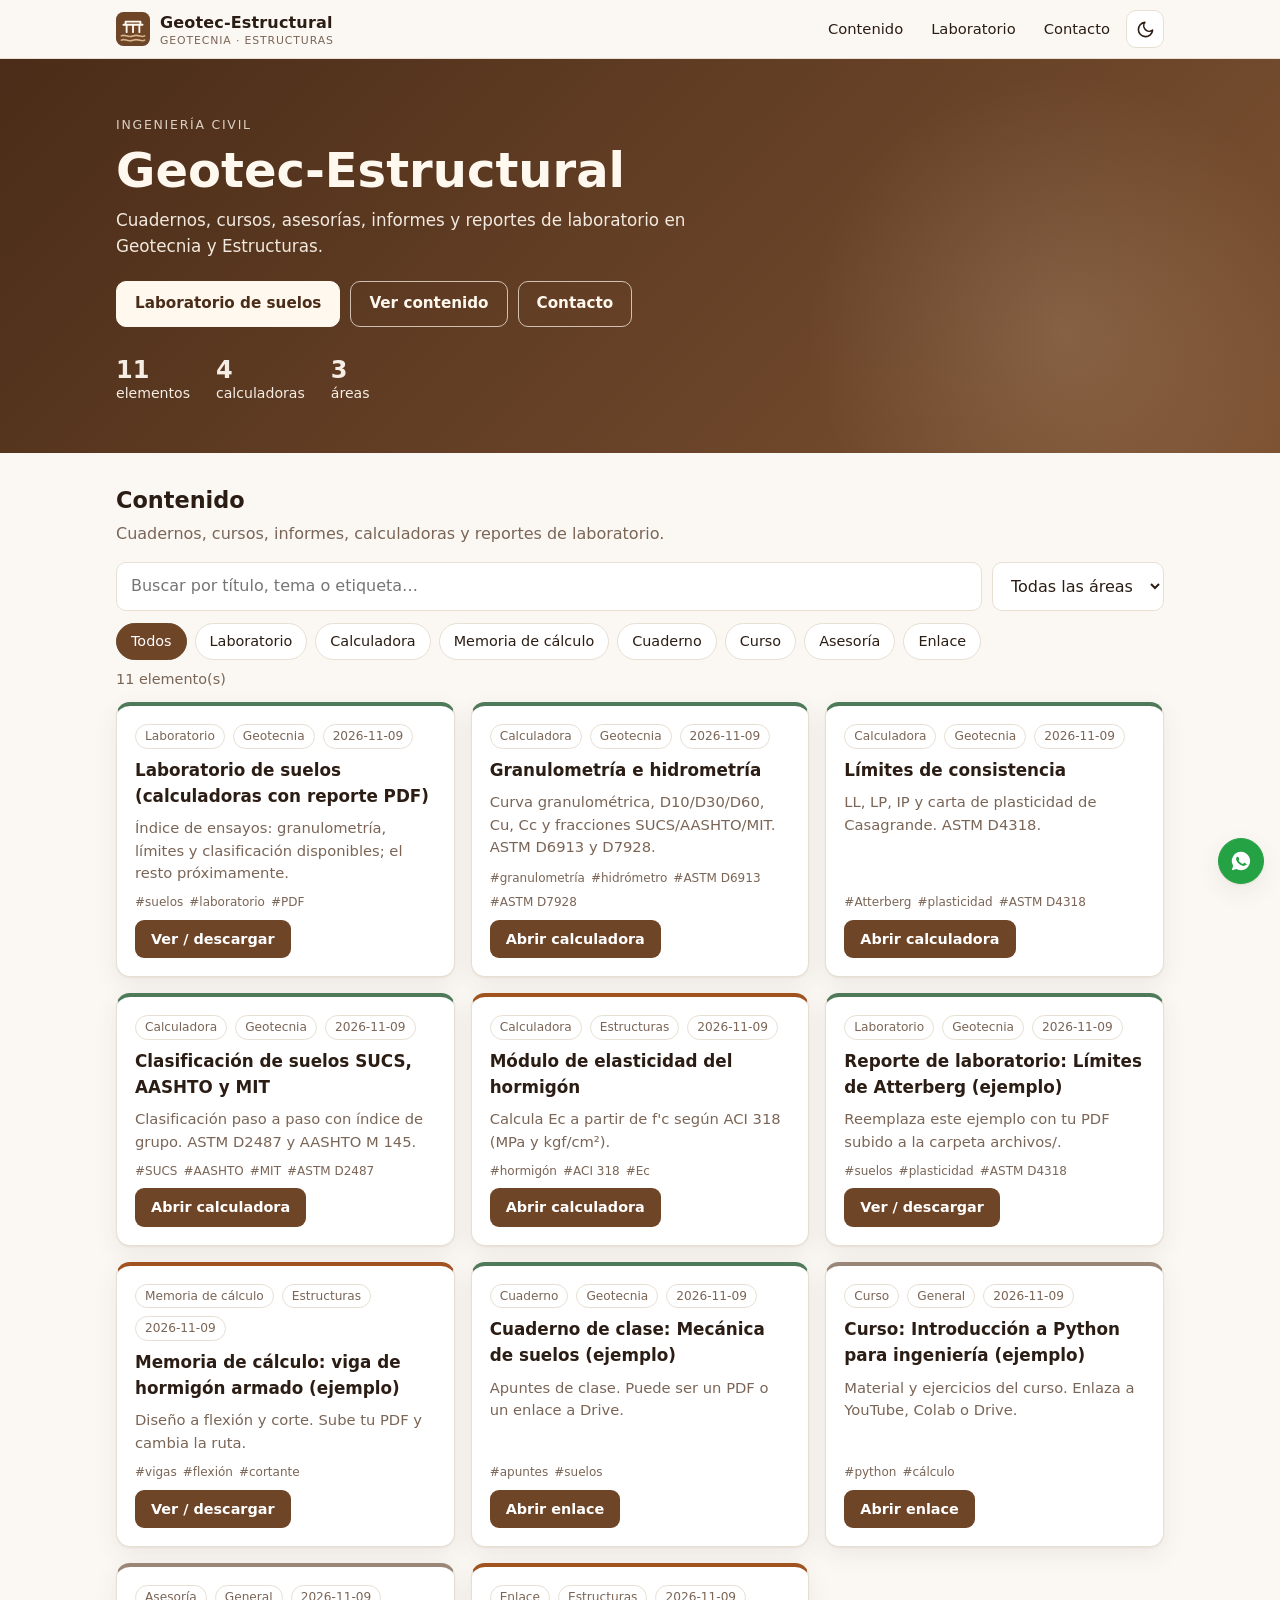
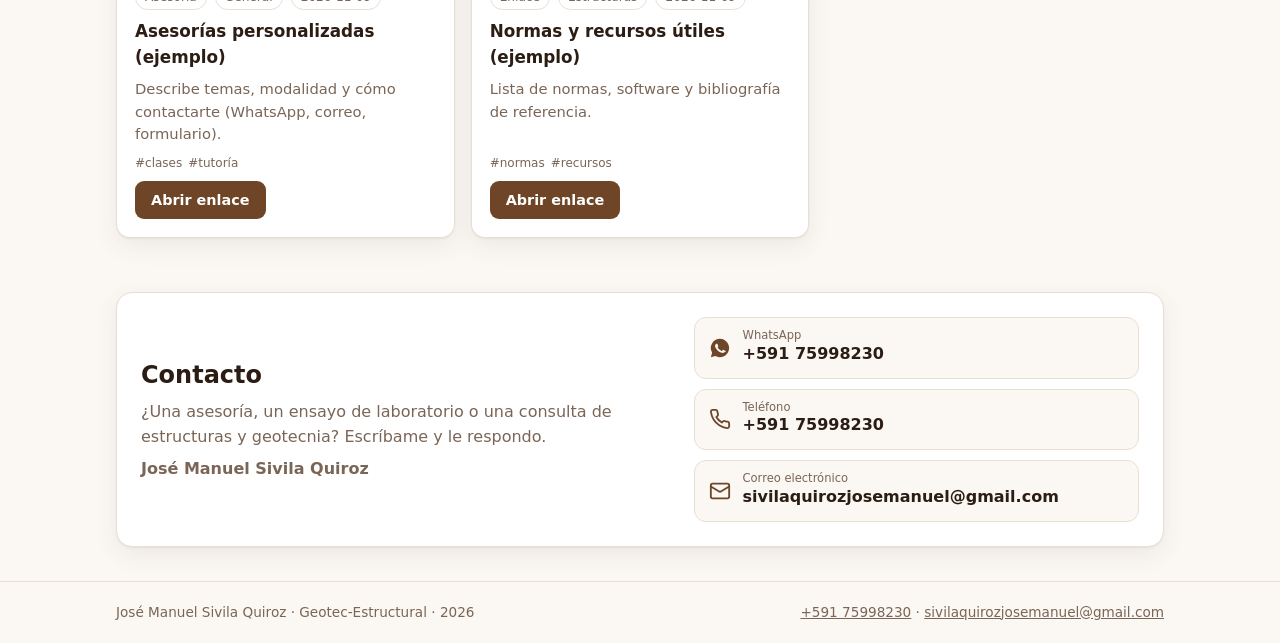
<file: index.html>
<!doctype html>
<html lang="es">
<head>
  <meta charset="utf-8">
  <meta name="viewport" content="width=device-width, initial-scale=1">
  <title>Geotec-Estructural</title>
  <meta name="description" content="Cuadernos, cursos, asesorías, informes y reportes de laboratorio de Estructuras y Geotecnia.">
  <link rel="stylesheet" href="style.css">
  <script src="assets/site.js"></script>
</head>
<body>
  <header class="topbar screen-only">
    <div class="wrap">
      <a class="brand" href="#inicio" aria-label="Geotec-Estructural, inicio">
        <span style="display:inline-flex"><svg viewBox="0 0 64 64" xmlns="http://www.w3.org/2000/svg"><rect width="64" height="64" rx="14" fill="#6f4528"/><path d="M14 24h36M18 24v-6h28v6" stroke="#fff8ef" stroke-width="3.5" fill="none" stroke-linecap="round" stroke-linejoin="round"/><path d="M20 24v14M32 24v14M44 24v14" stroke="#fff8ef" stroke-width="3.5" stroke-linecap="round"/><path d="M10 45c7-4 11 4 22 0s15 4 22 0M10 53c7-4 11 4 22 0s15 4 22 0" stroke="#d9b48a" stroke-width="3" fill="none" stroke-linecap="round"/></svg></span>
        <span>Geotec-Estructural<small>Geotecnia · Estructuras</small></span>
      </a>
      <nav class="nav" aria-label="Principal">
        <a class="hide-sm" href="#contenido">Contenido</a>
        <a class="hide-sm" href="laboratorio/index.html">Laboratorio</a>
        <a href="#contacto">Contacto</a>
        <span id="theme-slot"></span>
      </nav>
    </div>
  </header>

  <section class="hero" id="inicio">
    <div class="wrap">
      <p class="eyebrow">Ingeniería civil</p>
      <h1 id="site-title"></h1>
      <p id="site-subtitle"></p>
      <div class="cta">
        <a class="solid" href="laboratorio/index.html">Laboratorio de suelos</a>
        <a href="#contenido">Ver contenido</a>
        <a href="#contacto">Contacto</a>
      </div>
      <div class="stats" id="stats"></div>
    </div>
  </section>

  <main class="wrap">
    <section class="section" id="contenido">
      <h2>Contenido</h2>
      <p class="lead">Cuadernos, cursos, informes, calculadoras y reportes de laboratorio.</p>
      <div class="controls" aria-label="Filtros">
        <input id="q" type="search" placeholder="Buscar por título, tema o etiqueta…" aria-label="Buscar">
        <select id="area" aria-label="Área">
          <option value="">Todas las áreas</option>
          <option>Estructuras</option>
          <option>Geotecnia</option>
          <option>General</option>
        </select>
      </div>
      <nav id="tabs" class="tabs" aria-label="Tipo de contenido"></nav>
      <p id="count" class="count"></p>
      <div id="grid" class="grid" aria-live="polite"></div>
      <p id="empty" class="empty" hidden>No hay resultados con esos filtros.</p>
    </section>

    <section class="contact reveal" id="contacto">
      <div>
        <h2>Contacto</h2>
        <p>¿Una asesoría, un ensayo de laboratorio o una consulta de estructuras y geotecnia? Escríbame y le respondo.</p>
        <p style="margin-top:8px"><b id="c-autor"></b></p>
      </div>
      <div class="clist">
        <a id="c-wa" target="_blank" rel="noopener"><svg viewBox="0 0 24 24" fill="currentColor"><path d="M12 2a10 10 0 0 0-8.6 15.1L2 22l5-1.3A10 10 0 1 0 12 2zm5.2 14.1c-.2.6-1.3 1.2-1.8 1.2-.5.1-1 .2-3.2-.7-2.7-1.1-4.4-3.8-4.5-4-.1-.2-1.1-1.4-1.1-2.7s.7-1.9.9-2.2c.2-.2.5-.3.7-.3h.5c.2 0 .4 0 .6.5l.8 2c.1.2.1.4 0 .5l-.4.6c-.1.2-.3.3-.1.6.2.3.8 1.3 1.7 2.1 1.2 1 2.1 1.3 2.4 1.5.3.1.4.1.6-.1l.8-1c.2-.3.4-.2.6-.1l1.9.9c.3.1.5.2.5.3.1.2.1.7-.1 1.4z"/></svg><span><small>WhatsApp</small><b id="c-wa-t"></b></span></a>
        <a id="c-tel"><svg viewBox="0 0 24 24" fill="none" stroke="currentColor" stroke-width="2" stroke-linecap="round" stroke-linejoin="round"><path d="M22 16.9v3a2 2 0 0 1-2.2 2 19.8 19.8 0 0 1-8.6-3.1 19.5 19.5 0 0 1-6-6A19.8 19.8 0 0 1 2.1 4.2 2 2 0 0 1 4.1 2h3a2 2 0 0 1 2 1.7c.1 1 .4 1.9.7 2.8a2 2 0 0 1-.5 2.1L8 9.9a16 16 0 0 0 6 6l1.3-1.3a2 2 0 0 1 2.1-.4c.9.3 1.8.6 2.8.7a2 2 0 0 1 1.7 2z"/></svg><span><small>Teléfono</small><b id="c-tel-t"></b></span></a>
        <a id="c-mail"><svg viewBox="0 0 24 24" fill="none" stroke="currentColor" stroke-width="2" stroke-linecap="round" stroke-linejoin="round"><rect x="2" y="4" width="20" height="16" rx="2"/><path d="m22 7-10 6L2 7"/></svg><span><small>Correo electrónico</small><b id="c-mail-t"></b></span></a>
      </div>
    </section>
  </main>

  <footer class="foot">
    <div class="wrap">
      <span><span id="site-author"></span> · Geotec-Estructural · <span id="year"></span></span>
    </div>
  </footer>

  <script src="data.js"></script>
  <script src="app.js"></script>
</body>
</html>
</file>
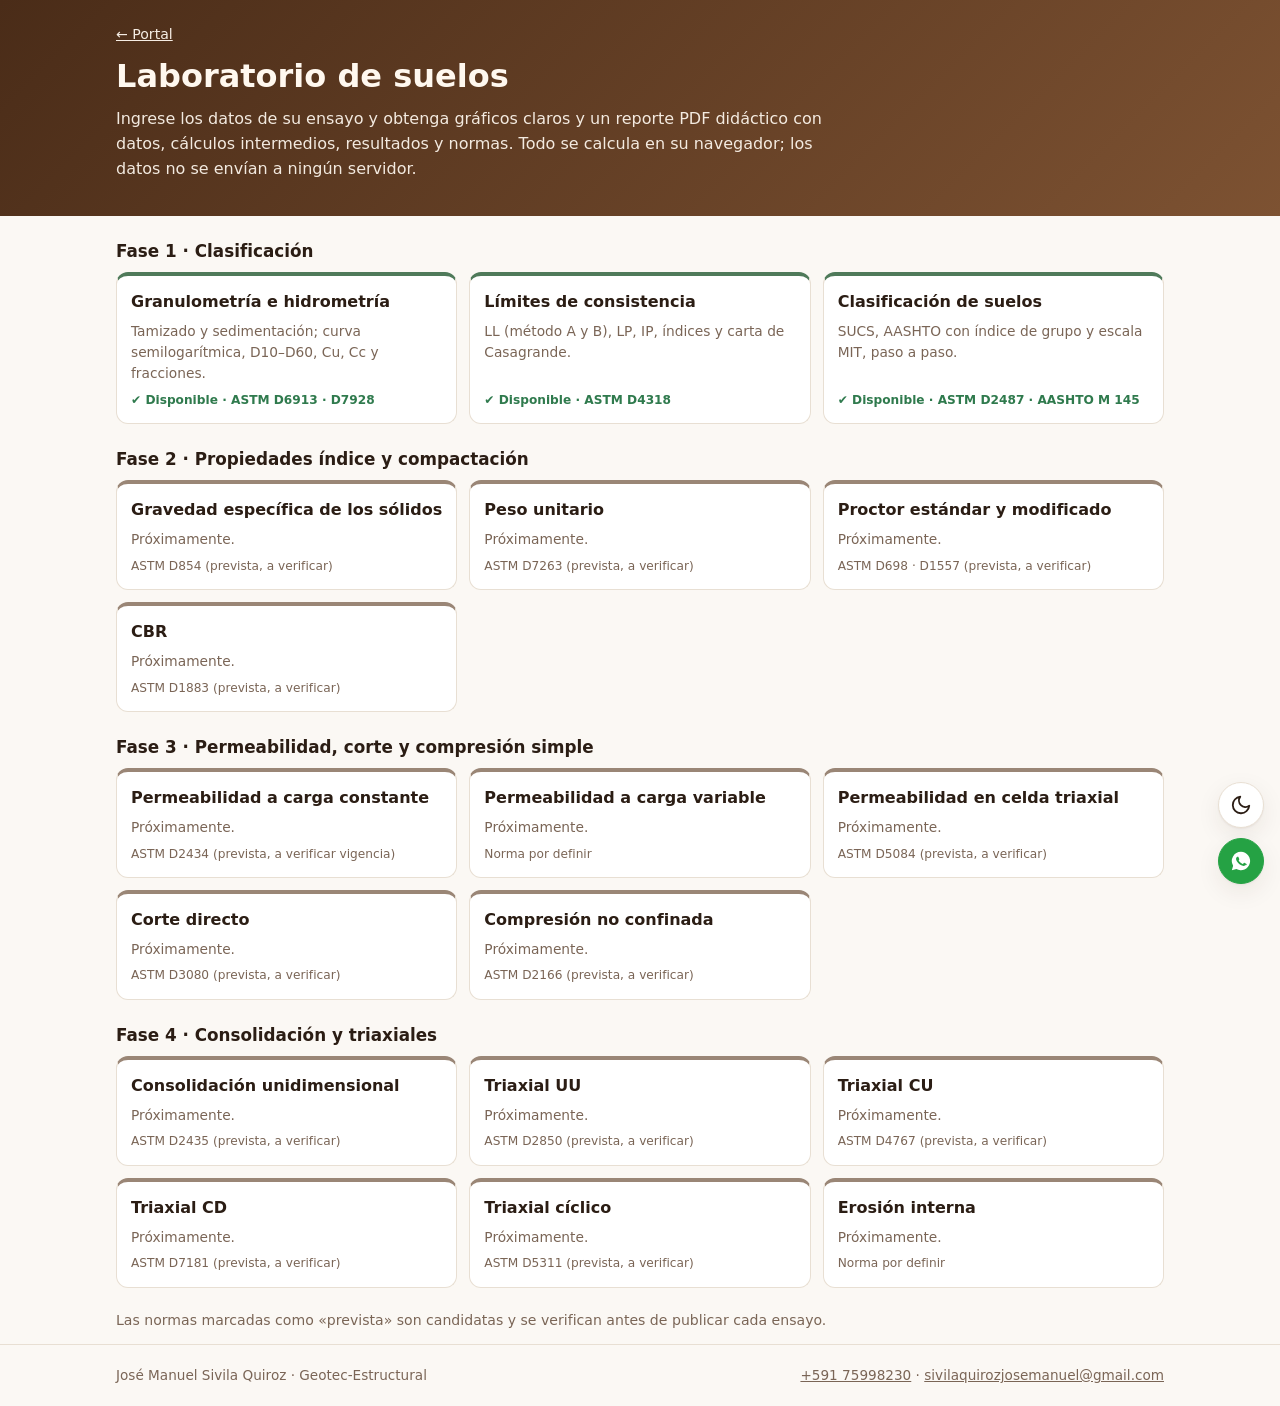
<file: laboratorio/index.html>
<!doctype html>
<html lang="es">
<head>
  <meta charset="utf-8">
  <meta name="viewport" content="width=device-width, initial-scale=1">
  <title>Laboratorio de suelos</title>
  <link rel="stylesheet" href="../style.css">
  <link rel="stylesheet" href="../assets/lab.css">
  <script src="../assets/site.js"></script>
</head>
<body>
<header class="lab-hero">
  <div class="wrap">
    <div class="crumb"><a href="../index.html">← Portal</a></div>
    <h1>Laboratorio de suelos</h1>
    <p>Ingrese los datos de su ensayo y obtenga gráficos claros y un reporte PDF didáctico con datos, cálculos intermedios, resultados y normas. Todo se calcula en su navegador; los datos no se envían a ningún servidor.</p>
  </div>
</header>
<main class="wrap">
  <h2 class="phase">Fase 1 · Clasificación</h2>
  <div class="tests-grid">
    <a class="tcard on" href="granulometria.html" style="text-decoration:none;color:inherit"><h3>Granulometría e hidrometría</h3><p>Tamizado y sedimentación; curva semilogarítmica, D10–D60, Cu, Cc y fracciones.</p><div class="st">✔ Disponible · ASTM D6913 · D7928</div></a>
    <a class="tcard on" href="limites.html" style="text-decoration:none;color:inherit"><h3>Límites de consistencia</h3><p>LL (método A y B), LP, IP, índices y carta de Casagrande.</p><div class="st">✔ Disponible · ASTM D4318</div></a>
    <a class="tcard on" href="clasificacion.html" style="text-decoration:none;color:inherit"><h3>Clasificación de suelos</h3><p>SUCS, AASHTO con índice de grupo y escala MIT, paso a paso.</p><div class="st">✔ Disponible · ASTM D2487 · AASHTO M 145</div></a>
  </div>
  <h2 class="phase">Fase 2 · Propiedades índice y compactación</h2>
  <div class="tests-grid">
    <div class="tcard"><h3>Gravedad específica de los sólidos</h3><p>Próximamente.</p><div class="st">ASTM D854 (prevista, a verificar)</div></div>
    <div class="tcard"><h3>Peso unitario</h3><p>Próximamente.</p><div class="st">ASTM D7263 (prevista, a verificar)</div></div>
    <div class="tcard"><h3>Proctor estándar y modificado</h3><p>Próximamente.</p><div class="st">ASTM D698 · D1557 (prevista, a verificar)</div></div>
    <div class="tcard"><h3>CBR</h3><p>Próximamente.</p><div class="st">ASTM D1883 (prevista, a verificar)</div></div>
  </div>
  <h2 class="phase">Fase 3 · Permeabilidad, corte y compresión simple</h2>
  <div class="tests-grid">
    <div class="tcard"><h3>Permeabilidad a carga constante</h3><p>Próximamente.</p><div class="st">ASTM D2434 (prevista, a verificar vigencia)</div></div>
    <div class="tcard"><h3>Permeabilidad a carga variable</h3><p>Próximamente.</p><div class="st">Norma por definir</div></div>
    <div class="tcard"><h3>Permeabilidad en celda triaxial</h3><p>Próximamente.</p><div class="st">ASTM D5084 (prevista, a verificar)</div></div>
    <div class="tcard"><h3>Corte directo</h3><p>Próximamente.</p><div class="st">ASTM D3080 (prevista, a verificar)</div></div>
    <div class="tcard"><h3>Compresión no confinada</h3><p>Próximamente.</p><div class="st">ASTM D2166 (prevista, a verificar)</div></div>
  </div>
  <h2 class="phase">Fase 4 · Consolidación y triaxiales</h2>
  <div class="tests-grid">
    <div class="tcard"><h3>Consolidación unidimensional</h3><p>Próximamente.</p><div class="st">ASTM D2435 (prevista, a verificar)</div></div>
    <div class="tcard"><h3>Triaxial UU</h3><p>Próximamente.</p><div class="st">ASTM D2850 (prevista, a verificar)</div></div>
    <div class="tcard"><h3>Triaxial CU</h3><p>Próximamente.</p><div class="st">ASTM D4767 (prevista, a verificar)</div></div>
    <div class="tcard"><h3>Triaxial CD</h3><p>Próximamente.</p><div class="st">ASTM D7181 (prevista, a verificar)</div></div>
    <div class="tcard"><h3>Triaxial cíclico</h3><p>Próximamente.</p><div class="st">ASTM D5311 (prevista, a verificar)</div></div>
    <div class="tcard"><h3>Erosión interna</h3><p>Próximamente.</p><div class="st">Norma por definir</div></div>
  </div>
  <p class="hint" style="margin-top:22px">Las normas marcadas como «prevista» son candidatas y se verifican antes de publicar cada ensayo.</p>
</main>
<footer class="foot"><div class="wrap"><span>José Manuel Sivila Quiroz · Geotec-Estructural</span></div></footer>
<script src="../data.js"></script>
</body>
</html>
</file>
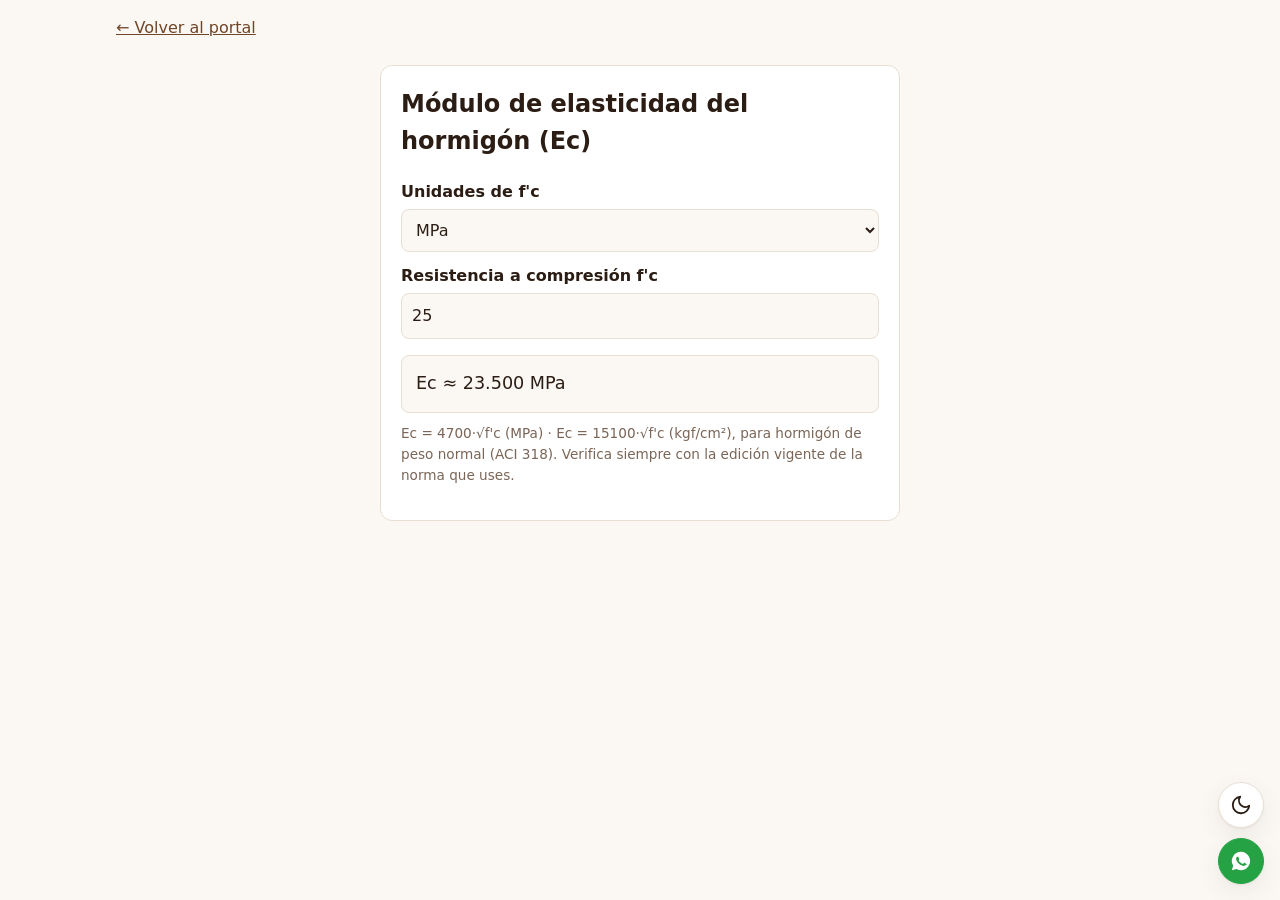
<file: calculadoras/modulo-elasticidad.html>
<!doctype html>
<html lang="es">
<head>
  <meta charset="utf-8">
  <meta name="viewport" content="width=device-width, initial-scale=1">
  <title>Módulo de elasticidad del hormigón</title>
  <link rel="stylesheet" href="../style.css">
  <script src="../assets/site.js"></script>
  <style>
    .box{max-width:520px;margin:24px auto;background:var(--card);border:1px solid var(--line);border-radius:12px;padding:20px}
    label{display:block;margin:12px 0 4px;font-weight:600}
    input,select{width:100%;padding:10px;border:1px solid var(--line);border-radius:8px;background:var(--bg);color:var(--text);font:inherit}
    .res{margin-top:16px;padding:14px;border-radius:8px;background:var(--bg);border:1px solid var(--line);font-size:1.1rem}
    .note{color:var(--muted);font-size:.85rem;margin-top:10px}
    a.back{display:inline-block;margin:16px 0 0}
  </style>
</head>
<body>
  <div class="wrap"><a class="back" href="../index.html">← Volver al portal</a></div>
  <div class="box">
    <h2 style="margin-top:0">Módulo de elasticidad del hormigón (Ec)</h2>
    <label for="u">Unidades de f'c</label>
    <select id="u">
      <option value="mpa">MPa</option>
      <option value="kgf">kgf/cm²</option>
    </select>
    <label for="fc">Resistencia a compresión f'c</label>
    <input id="fc" type="number" min="0" step="any" value="25">
    <div class="res" id="res"></div>
    <p class="note">Ec = 4700·√f'c (MPa) · Ec = 15100·√f'c (kgf/cm²), para hormigón de peso normal (ACI 318). Verifica siempre con la edición vigente de la norma que uses.</p>
  </div>
  <script>
    const fc = document.getElementById("fc"), u = document.getElementById("u"), res = document.getElementById("res");
    function calc(){
      const v = parseFloat(fc.value);
      if (!(v > 0)) { res.textContent = "Ingresa un valor válido."; return; }
      const ec = u.value === "mpa" ? 4700*Math.sqrt(v) : 15100*Math.sqrt(v);
      res.textContent = "Ec ≈ " + ec.toLocaleString("es-BO",{maximumFractionDigits:0}) + (u.value === "mpa" ? " MPa" : " kgf/cm²");
    }
    fc.addEventListener("input", calc); u.addEventListener("change", calc); calc();
  </script>
</body>
</html>
</file>
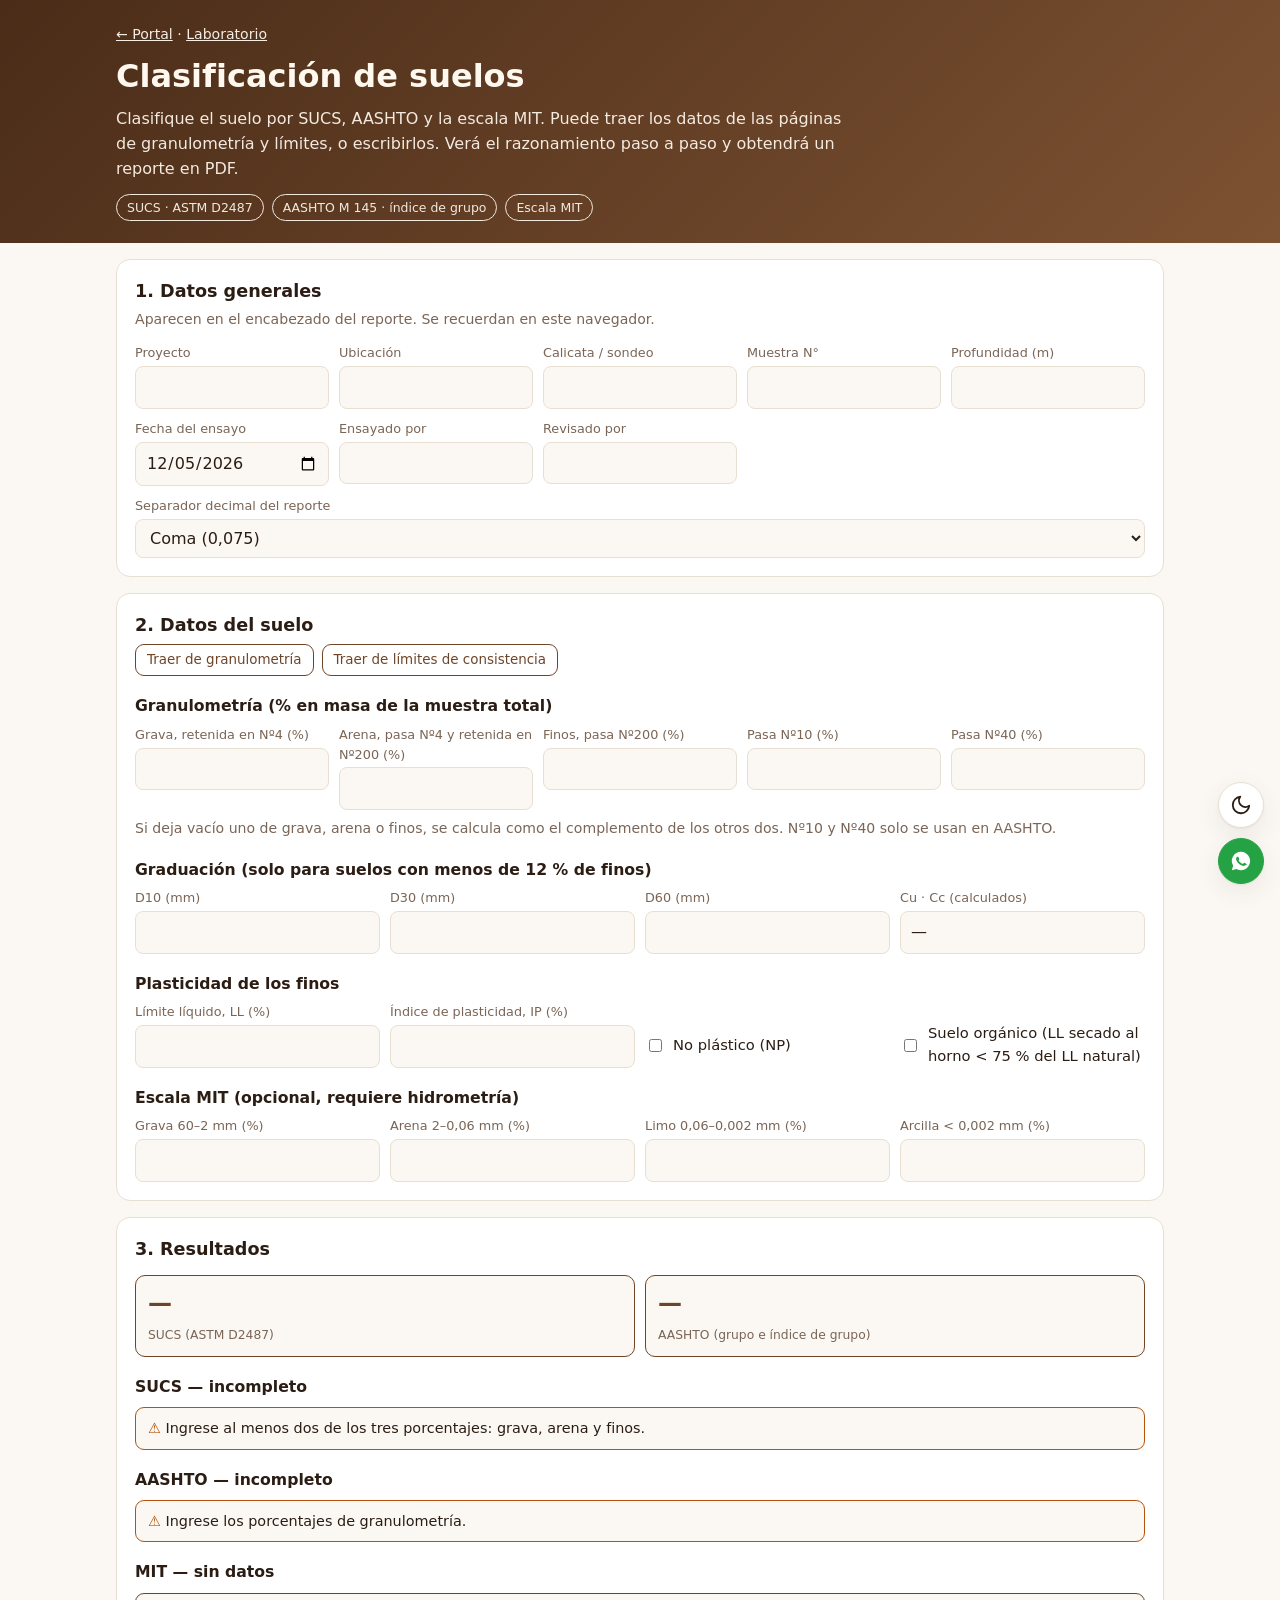
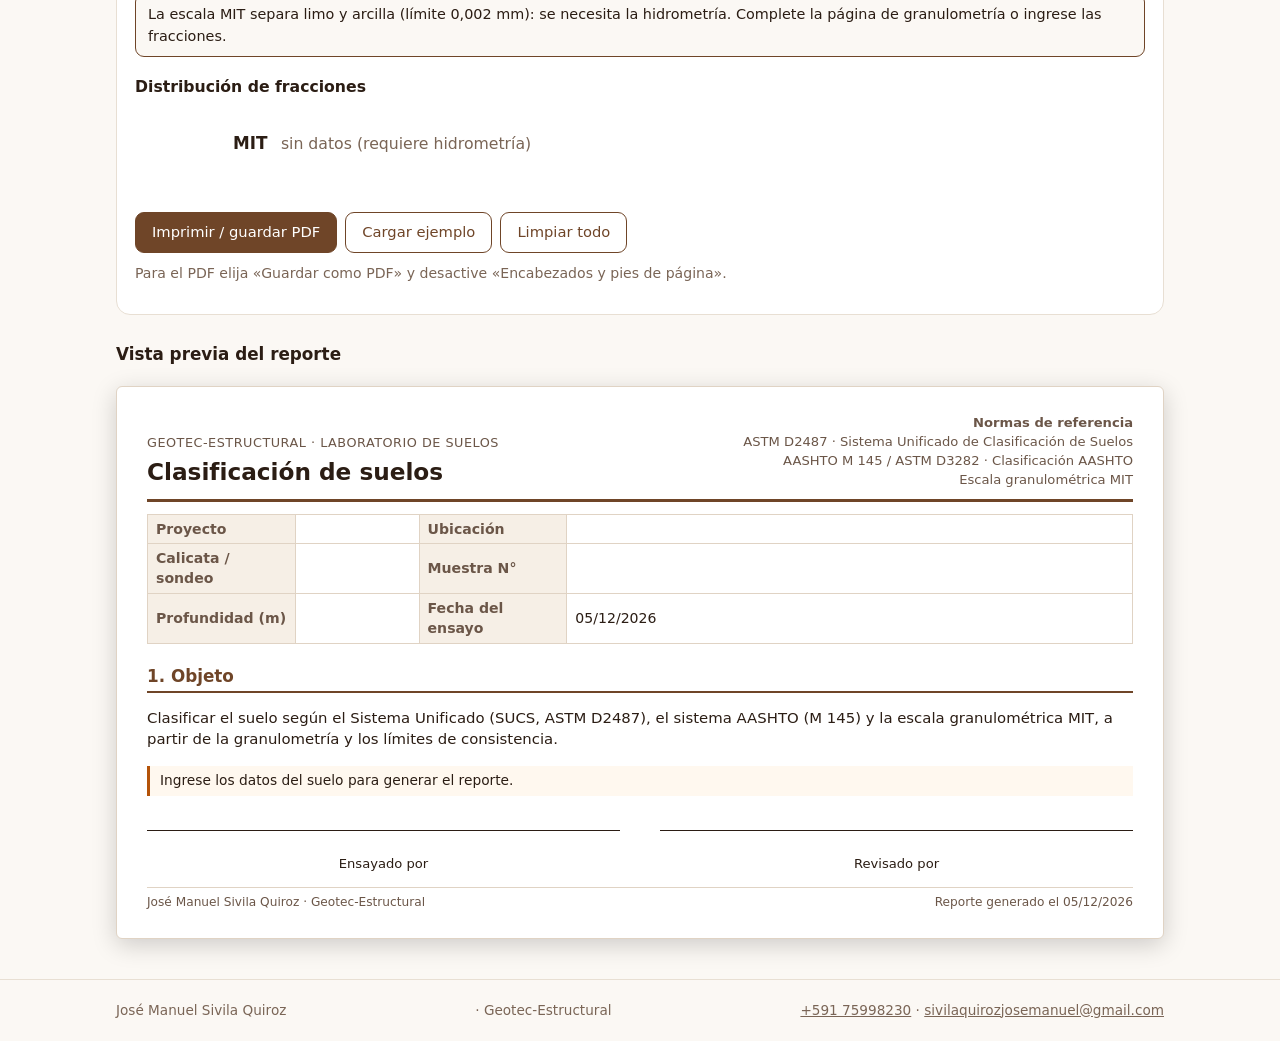
<file: laboratorio/clasificacion.html>
<!doctype html>
<html lang="es">
<head>
  <meta charset="utf-8">
  <meta name="viewport" content="width=device-width, initial-scale=1">
  <title>Clasificación de suelos</title>
  <meta name="description" content="Clasificación de suelos por SUCS (ASTM D2487), AASHTO (M 145) y escala MIT, con el procedimiento paso a paso y reporte en PDF.">
  <link rel="stylesheet" href="../style.css">
  <link rel="stylesheet" href="../assets/lab.css">
  <script src="../assets/site.js"></script>
</head>
<body>
<header class="lab-hero screen-only">
  <div class="wrap">
    <div class="crumb"><a href="../index.html">← Portal</a> · <a href="index.html">Laboratorio</a></div>
    <h1>Clasificación de suelos</h1>
    <p>Clasifique el suelo por SUCS, AASHTO y la escala MIT. Puede traer los datos de las páginas de granulometría y límites, o escribirlos. Verá el razonamiento paso a paso y obtendrá un reporte en PDF.</p>
    <div class="badges">
      <span class="nb">SUCS · ASTM D2487</span>
      <span class="nb">AASHTO M 145 · índice de grupo</span>
      <span class="nb">Escala MIT</span>
    </div>
  </div>
</header>

<main class="wrap">
<div class="screen-only">

  <section class="panel">
    <h2>1. Datos generales</h2>
    <p class="hint">Aparecen en el encabezado del reporte. Se recuerdan en este navegador.</p>
    <div id="general" class="fgrid"></div>
    <div class="fgrid" style="margin-top:10px">
      <div class="field"><label for="dec">Separador decimal del reporte</label>
        <select id="dec"><option value=",">Coma (0,075)</option><option value=".">Punto (0.075)</option></select></div>
    </div>
  </section>

  <section class="panel">
    <h2>2. Datos del suelo</h2>
    <div class="btnrow" style="margin:0 0 10px">
      <button type="button" class="bt sec small" id="btnGran">Traer de granulometría</button>
      <button type="button" class="bt sec small" id="btnLim">Traer de límites de consistencia</button>
    </div>
    <div id="origen"></div>
    <h3>Granulometría (% en masa de la muestra total)</h3>
    <div class="fgrid">
      <div class="field"><label for="grava">Grava, retenida en Nº4 (%)</label><input id="grava" inputmode="decimal"></div>
      <div class="field"><label for="arena">Arena, pasa Nº4 y retenida en Nº200 (%)</label><input id="arena" inputmode="decimal"></div>
      <div class="field"><label for="finos">Finos, pasa Nº200 (%)</label><input id="finos" inputmode="decimal"></div>
      <div class="field"><label for="p10">Pasa Nº10 (%)</label><input id="p10" inputmode="decimal"></div>
      <div class="field"><label for="p40">Pasa Nº40 (%)</label><input id="p40" inputmode="decimal"></div>
    </div>
    <p class="hint" style="margin-top:8px">Si deja vacío uno de grava, arena o finos, se calcula como el complemento de los otros dos. Nº10 y Nº40 solo se usan en AASHTO.</p>
    <h3>Graduación (solo para suelos con menos de 12 % de finos)</h3>
    <div class="fgrid">
      <div class="field"><label for="d10">D10 (mm)</label><input id="d10" inputmode="decimal"></div>
      <div class="field"><label for="d30">D30 (mm)</label><input id="d30" inputmode="decimal"></div>
      <div class="field"><label for="d60">D60 (mm)</label><input id="d60" inputmode="decimal"></div>
      <div class="field"><label>Cu · Cc (calculados)</label><input id="cucc" readonly></div>
    </div>
    <h3>Plasticidad de los finos</h3>
    <div class="fgrid">
      <div class="field"><label for="ll">Límite líquido, LL (%)</label><input id="ll" inputmode="decimal"></div>
      <div class="field"><label for="pi">Índice de plasticidad, IP (%)</label><input id="pi" inputmode="decimal"></div>
      <div class="field chk"><input type="checkbox" id="np"><label for="np">No plástico (NP)</label></div>
      <div class="field chk"><input type="checkbox" id="org"><label for="org">Suelo orgánico (LL secado al horno &lt; 75 % del LL natural)</label></div>
    </div>
    <h3>Escala MIT (opcional, requiere hidrometría)</h3>
    <div class="fgrid">
      <div class="field"><label for="m_grava">Grava 60–2 mm (%)</label><input id="m_grava" inputmode="decimal"></div>
      <div class="field"><label for="m_arena">Arena 2–0,06 mm (%)</label><input id="m_arena" inputmode="decimal"></div>
      <div class="field"><label for="m_limo">Limo 0,06–0,002 mm (%)</label><input id="m_limo" inputmode="decimal"></div>
      <div class="field"><label for="m_arcilla">Arcilla &lt; 0,002 mm (%)</label><input id="m_arcilla" inputmode="decimal"></div>
    </div>
  </section>

  <section class="panel">
    <h2>3. Resultados</h2>
    <div class="kpis" id="kpis"></div>
    <div id="resSucs"></div>
    <div id="resAashto"></div>
    <div id="resMit"></div>
    <div class="chartbox" id="chartBar"></div>
    <div class="chartbox" id="chartPlast" style="max-width:640px"></div>
    <div id="alertPanel"></div>
    <div class="btnrow">
      <button type="button" class="bt" id="btnPdf">Imprimir / guardar PDF</button>
      <button type="button" class="bt sec" id="btnEj">Cargar ejemplo</button>
      <button type="button" class="bt sec" id="btnLimpiar">Limpiar todo</button>
    </div>
    <p class="hint" style="margin-top:10px">Para el PDF elija «Guardar como PDF» y desactive «Encabezados y pies de página».</p>
  </section>

  <h2 style="margin:26px 0 0;font-size:1.05rem">Vista previa del reporte</h2>
</div>

<article id="reporte" class="report"></article>
</main>

<footer class="foot screen-only"><div class="wrap"><span id="site-author"></span> · Geotec-Estructural</div></footer>

<script src="../data.js"></script>
<script src="../assets/suelos.js"></script>
<script src="../assets/lab.js"></script>
<script>
(function () {
  "use strict";
  const L = Lab, S = Suelos, $ = L.$, $$ = L.$$, fmt = L.fmt, parse = L.parse, esc = L.esc;
  const KEY = "clasificacion_in";
  const NORMAS = ["ASTM D2487 · Sistema Unificado de Clasificación de Suelos", "AASHTO M 145 / ASTM D3282 · Clasificación AASHTO", "Escala granulométrica MIT"];
  const CAMPOS = ["grava", "arena", "finos", "p10", "p40", "d10", "d30", "d60", "ll", "pi", "m_grava", "m_arena", "m_limo", "m_arcilla"];
  const ini = function (v) { return v === null || v === undefined || !isFinite(v) ? "" : String(Math.round(v * 1000) / 1000).replace(".", L.dec() === "," ? "," : "."); };
  const num = function (id) { return parse($("#" + id).value); };
  let origen = [];

  /* ---------- importar desde las otras páginas ---------- */
  function traerGran(silencioso) {
    const g = L.load("granulometria");
    if (!g) { if (!silencioso) alert("Todavía no hay datos de granulometría en este navegador. Complete primero esa página."); return false; }
    $("#grava").value = ini(g.grava); $("#arena").value = ini(g.arena); $("#finos").value = ini(g.finos);
    $("#p10").value = ini(g.P10); $("#p40").value = ini(g.P40);
    $("#d10").value = ini(g.D10); $("#d30").value = ini(g.D30); $("#d60").value = ini(g.D60);
    if (g.mit) { $("#m_grava").value = ini(g.mit.grava); $("#m_arena").value = ini(g.mit.arena); $("#m_limo").value = ini(g.mit.limo); $("#m_arcilla").value = ini(g.mit.arcilla); }
    origen = origen.filter(function (o) { return o.indexOf("granulometría") < 0; });
    origen.push("granulometría del " + L.fechaES(g.fecha) + (g.muestra ? " (muestra " + g.muestra + ")" : ""));
    return true;
  }
  function traerLim(silencioso) {
    const l = L.load("limites");
    if (!l) { if (!silencioso) alert("Todavía no hay datos de límites de consistencia en este navegador. Complete primero esa página."); return false; }
    $("#np").checked = !!l.NP;
    $("#ll").value = ini(l.LL); $("#pi").value = ini(l.PI);
    origen = origen.filter(function (o) { return o.indexOf("límites") < 0; });
    origen.push("límites de consistencia del " + L.fechaES(l.fecha) + (l.muestra ? " (muestra " + l.muestra + ")" : ""));
    return true;
  }

  /* ---------- estado ---------- */
  function guardar() {
    const s = { np: $("#np").checked, org: $("#org").checked, origen: origen };
    CAMPOS.forEach(function (k) { s[k] = $("#" + k).value; });
    L.save(KEY, s);
  }
  function restaurar() {
    const s = L.load(KEY);
    if (s) {
      CAMPOS.forEach(function (k) { $("#" + k).value = s[k] || ""; });
      $("#np").checked = !!s.np; $("#org").checked = !!s.org; origen = s.origen || [];
    } else { traerGran(true); traerLim(true); }
  }

  /* ---------- cálculo ---------- */
  function leer() {
    let g = num("grava"), a = num("arena"), f = num("finos");
    const faltan = [g, a, f].filter(isNaN).length;
    if (faltan === 1) {
      if (isNaN(g)) g = 100 - a - f; else if (isNaN(a)) a = 100 - g - f; else f = 100 - g - a;
    }
    const d10 = num("d10"), d30 = num("d30"), d60 = num("d60");
    const Cu = d10 > 0 && d60 > 0 ? d60 / d10 : null;
    const Cc = d10 > 0 && d30 > 0 && d60 > 0 ? (d30 * d30) / (d10 * d60) : null;
    return { g: g, a: a, f: f, completo: faltan <= 1, p10: num("p10"), p40: num("p40"), Cu: Cu, Cc: Cc, d10: d10, d30: d30, d60: d60,
      LL: num("ll"), PI: num("pi"), NP: $("#np").checked, org: $("#org").checked };
  }

  const PAL = ["#6f4528", "#2f7a6d", "#c9962b", "#4f6a9a", "#8a7d72"];
  function chartBarras(filas) {
    const W = 900, ml = 130, mr = 20, bh = 38, gap = 26, mt = 14, pw = W - ml - mr;
    const H = mt + filas.length * (bh + gap) + 6;
    let s = '<svg class="chart" viewBox="0 0 ' + W + " " + H + '" xmlns="http://www.w3.org/2000/svg" role="img" aria-label="Distribución de fracciones">';
    filas.forEach(function (r, i) {
      const y = mt + i * (bh + gap);
      s += '<text x="' + (ml - 12) + '" y="' + (y + bh / 2 + 5) + '" text-anchor="end" style="font-size:15px;font-weight:700">' + esc(r.titulo) + "</text>";
      if (!r.segs) { s += '<text x="' + ml + '" y="' + (y + bh / 2 + 5) + '" class="tick" style="font-size:14px">sin datos (requiere hidrometría)</text>'; return; }
      let x = ml;
      r.segs.forEach(function (sg, j) {
        const w = Math.max(0, (sg.pct / 100) * pw);
        s += '<rect x="' + x.toFixed(1) + '" y="' + y + '" width="' + w.toFixed(1) + '" height="' + bh + '" style="fill:' + PAL[j % PAL.length] + ';stroke:var(--halo)" stroke-width="1.5"/>';
        if (w > 120) s += '<text x="' + (x + w / 2).toFixed(1) + '" y="' + (y + bh / 2 + 5) + '" text-anchor="middle" style="fill:#fff;font-size:13px;font-weight:700">' + esc(sg.n) + " " + fmt(sg.pct, 1) + " %</text>";
        else if (w > 26) s += '<text x="' + (x + w / 2).toFixed(1) + '" y="' + (y + bh / 2 + 5) + '" text-anchor="middle" style="fill:#fff;font-size:12px;font-weight:700">' + fmt(sg.pct, 0) + "</text>";
        x += w;
      });
    });
    return s + "</svg>";
  }

  function pasosHtml(pasos) { return '<ol class="steps">' + pasos.map(function (p) { return "<li>" + esc(p) + "</li>"; }).join("") + "</ol>"; }
  function pasosReporte(pasos) { return "<ol>" + pasos.map(function (p) { return "<li>" + esc(p) + "</li>"; }).join("") + "</ol>"; }

  function calc() {
    const d = leer();
    $("#cucc").value = d.Cu ? fmt(d.Cu, 1) + " · " + fmt(d.Cc, 2) : "—";
    $("#origen").innerHTML = origen.length ? '<div class="alert info">Datos traídos de: ' + esc(origen.join(" y ")) + ". Puede editarlos libremente.</div>" : "";

    const adv = [];
    const sucs = d.completo ? S.clasificarSUCS({ finos: d.f, grava: d.g, arena: d.a, Cu: d.Cu, Cc: d.Cc, LL: d.LL, PI: d.PI, NP: d.NP, organico: d.org })
      : { completo: false, msg: "Ingrese al menos dos de los tres porcentajes: grava, arena y finos.", pasos: [], adv: [] };
    const aashto = d.completo ? S.clasificarAASHTO({ P10: d.p10, P40: d.p40, P200: d.f, LL: d.LL, PI: d.PI, NP: d.NP })
      : { completo: false, msg: "Ingrese los porcentajes de granulometría.", pasos: [], adv: [] };
    adv.push.apply(adv, sucs.adv || []);
    if (d.PI > 0 && d.LL > 0 && d.PI > 0.9 * (d.LL - 8) + 0.5) adv.push("El punto (LL, IP) queda sobre la línea U: combinación poco probable, revise los datos.");

    // MIT
    const mit = ["m_grava", "m_arena", "m_limo", "m_arcilla"].map(function (k) { return num(k); });
    const hayMit = mit.every(isFinite);
    const sumaMit = hayMit ? mit.reduce(function (s, x) { return s + x; }, 0) : 0;
    if (hayMit && Math.abs(sumaMit - 100) > 1.5) adv.push("Las fracciones MIT suman " + fmt(sumaMit, 1) + " % (deberían sumar 100 %).");
    const nomMit = ["Grava", "Arena", "Limo", "Arcilla"];
    let domMit = null;
    if (hayMit) { let k = 0; mit.forEach(function (v, i) { if (v > mit[k]) k = i; }); domMit = nomMit[k]; }

    // KPIs y tarjetas
    const kp = function (v, l, big) { return '<div class="kpi' + (big ? " big" : "") + '"><b>' + v + "</b><span>" + l + "</span></div>"; };
    $("#kpis").innerHTML = kp(sucs.completo ? esc(sucs.sim) : "—", "SUCS (ASTM D2487)", true) + kp(aashto.completo ? esc(aashto.sim) : "—", "AASHTO (grupo e índice de grupo)", true);
    $("#resSucs").innerHTML = "<h3>SUCS — " + (sucs.completo ? esc(sucs.sim) + ": " + esc(sucs.nombre) : "incompleto") + "</h3>" +
      (sucs.completo ? "" : '<div class="alert warn">' + esc(sucs.msg) + "</div>") + pasosHtml(sucs.pasos);
    $("#resAashto").innerHTML = "<h3>AASHTO — " + (aashto.completo ? esc(aashto.grupo) + " (" + aashto.GI + "): " + esc(aashto.descripcion) : "incompleto") + "</h3>" +
      (aashto.completo ? '<p class="hint">Calificación general como subrasante: ' + esc(aashto.subrasante) + ".</p>" : '<div class="alert warn">' + esc(aashto.msg) + "</div>") + pasosHtml(aashto.pasos);
    $("#resMit").innerHTML = "<h3>MIT — " + (hayMit ? "fracción predominante: " + domMit : "sin datos") + "</h3>" +
      (hayMit ? '<p class="hint">Grava ' + fmt(mit[0], 1) + " % · arena " + fmt(mit[1], 1) + " % · limo " + fmt(mit[2], 1) + " % · arcilla " + fmt(mit[3], 1) + " %.</p>"
        : '<div class="alert info">La escala MIT separa limo y arcilla (límite 0,002 mm): se necesita la hidrometría. Complete la página de granulometría o ingrese las fracciones.</div>');

    // gráficos
    const barras = [];
    if (d.completo) {
      barras.push({ titulo: "SUCS", segs: [{ n: "Grava", pct: d.g }, { n: "Arena", pct: d.a }, { n: "Finos", pct: d.f }] });
      if (isFinite(d.p10) && isFinite(d.p40))
        barras.push({ titulo: "AASHTO", segs: [{ n: "Grava", pct: 100 - d.p10 }, { n: "Arena gruesa", pct: d.p10 - d.p40 }, { n: "Arena fina", pct: d.p40 - d.f }, { n: "Limo-arcilla", pct: d.f }] });
    }
    barras.push({ titulo: "MIT", segs: hayMit ? mit.map(function (v, i) { return { n: nomMit[i], pct: v }; }) : null });
    const svgB = chartBarras(barras);
    const puntos = !d.NP && d.LL > 0 && isFinite(d.PI) ? [{ LL: d.LL, PI: d.PI, label: "Finos" }] : [];
    const svgP = puntos.length ? L.chartPlasticidad({ puntos: puntos, uid: "s" }) : "";
    const svgPr = puntos.length ? L.chartPlasticidad({ puntos: puntos, uid: "r" }) : "";
    $("#chartBar").innerHTML = '<h3>Distribución de fracciones</h3>' + svgB;
    $("#chartPlast").innerHTML = svgP ? "<h3>Carta de plasticidad</h3>" + svgP : "";
    $("#alertPanel").innerHTML = L.alertas(adv);

    guardar();
    reporte({ d: d, sucs: sucs, aashto: aashto, hayMit: hayMit, mit: mit, nomMit: nomMit, domMit: domMit, svgB: svgB, svgP: svgPr, adv: adv });
  }

  /* ---------- reporte ---------- */
  function reporte(c) {
    const f = fmt, d = c.d;
    let h = L.reportHead("Clasificación de suelos", NORMAS);
    h += "<h2>1. Objeto</h2><p>Clasificar el suelo según el Sistema Unificado (SUCS, ASTM D2487), el sistema AASHTO (M 145) y la escala granulométrica MIT, a partir de la granulometría y los límites de consistencia.</p>";
    if (!d.completo) { L.setReport($("#reporte"), h + '<p class="rp-warn">Ingrese los datos del suelo para generar el reporte.</p>' + L.reportFoot()); return; }
    h += "<h2>2. Datos de entrada</h2>" + L.tabla(["Dato", "Valor"], [
      ["Grava (retenida en Nº4)", f(d.g, 1) + " %"], ["Arena (pasa Nº4, retenida en Nº200)", f(d.a, 1) + " %"], ["Finos (pasa Nº200)", f(d.f, 1) + " %"],
      ["Pasa Nº10 / Nº40", isFinite(d.p10) && isFinite(d.p40) ? f(d.p10, 1) + " % / " + f(d.p40, 1) + " %" : "no informado"],
      ["D<sub>10</sub> · D<sub>30</sub> · D<sub>60</sub>", d.Cu ? [d.d10, d.d30, d.d60].map(L.fmtD).join(" · ") + " mm" : "no informado"],
      ["C<sub>u</sub> · C<sub>c</sub>", d.Cu ? f(d.Cu, 1) + " · " + f(d.Cc, 2) : "—"],
      ["Límite líquido, LL", d.NP ? "NP" : isFinite(d.LL) ? f(d.LL, 0) + " %" : "no informado"],
      ["Índice de plasticidad, IP", d.NP ? "NP" : isFinite(d.PI) ? f(d.PI, 0) + " %" : "no informado"],
      ["Suelo orgánico", d.org ? "Sí" : "No"],
    ], [0]).replace('<table class="rt">', '<table class="rt" style="max-width:560px">');
    h += "<h2>3. Procedimiento</h2><h3>3.1 SUCS (ASTM D2487)</h3>" + (c.sucs.completo ? pasosReporte(c.sucs.pasos) : '<p class="rp-warn">' + esc(c.sucs.msg) + "</p>") +
      "<h3>3.2 AASHTO (M 145)</h3>" + (c.aashto.completo ? pasosReporte(c.aashto.pasos) : '<p class="rp-warn">' + esc(c.aashto.msg) + "</p>");
    if (c.aashto.completo && c.aashto.GI > 0 || (c.aashto.completo && c.aashto.formula.indexOf("= 0") < 0)) h += L.formula(esc(c.aashto.formula).replace(/ \* /g, " · "));
    h += "<h2>4. Resultados</h2>";
    h += '<div class="rp-box"><div><b class="big">SUCS: ' + (c.sucs.completo ? esc(c.sucs.sim) : "—") + "</b>" + (c.sucs.completo ? " — " + esc(c.sucs.nombre) : "") + "</div>" +
      '<div style="margin-top:6px"><b class="big">AASHTO: ' + (c.aashto.completo ? esc(c.aashto.sim) : "—") + "</b>" + (c.aashto.completo ? " — " + esc(c.aashto.descripcion) + ". Subrasante: " + esc(c.aashto.subrasante).toLowerCase() + "." : "") + "</div>" +
      '<div style="margin-top:6px"><b class="big">MIT:</b> ' + (c.hayMit ? "fracción predominante, " + c.domMit.toLowerCase() + " (" + c.nomMit.map(function (n, i) { return n.toLowerCase() + " " + f(c.mit[i], 1) + " %"; }).join(", ") + ")" : "requiere hidrometría") + "</div></div>";
    h += '<figure class="rp-fig">' + c.svgB + "<figcaption>Distribución de fracciones según cada sistema.</figcaption></figure>";
    if (c.svgP) h += '<figure class="rp-fig" style="max-width:600px;margin-left:auto;margin-right:auto">' + c.svgP + "<figcaption>Carta de plasticidad con el punto de los finos del suelo.</figcaption></figure>";
    if (c.adv.length) h += "<h2>5. Observaciones</h2>" + L.alertasReporte(c.adv);
    h += '<p class="rp-note" style="margin-top:10px">LL e IP se redondean a números enteros antes de clasificar (D4318). Los finos con 4 ≤ IP ≤ 7 sobre la línea A se clasifican CL-ML; en suelos con 5 a 12 % de finos se asigna el sufijo M a los finos CL-ML.</p>';
    L.setReport($("#reporte"), h + L.reportFoot());
  }

  /* ---------- ejemplo y limpieza ---------- */
  function ejemplo() {
    const v = { grava: 54, arena: 40, finos: 6, p10: 33, p40: 17, d10: 0.174, d30: 1.5, d60: 9.88, ll: 33, pi: 10, m_grava: 54, m_arena: 39, m_limo: 5.4, m_arcilla: 1.1 };
    CAMPOS.forEach(function (k) { $("#" + k).value = ini(v[k]); });
    $("#np").checked = false; $("#org").checked = false; origen = []; calc();
  }

  document.getElementById("site-author").textContent = (window.SITE && window.SITE.autor) || "";
  L.initGeneral($("#general"), calc);
  L.initDecimal($("#dec"), calc);
  restaurar();
  CAMPOS.concat(["np", "org"]).forEach(function (k) { $("#" + k).addEventListener("input", calc); $("#" + k).addEventListener("change", calc); });
  $("#btnGran").addEventListener("click", function () { if (traerGran()) calc(); });
  $("#btnLim").addEventListener("click", function () { if (traerLim()) calc(); });
  $("#btnEj").addEventListener("click", ejemplo);
  $("#btnPdf").addEventListener("click", function () { L.imprimir("Clasificacion de suelos " + (L.getGeneral().muestra || "")); });
  $("#btnLimpiar").addEventListener("click", function () {
    if (!confirm("¿Borrar todos los datos?")) return;
    CAMPOS.forEach(function (k) { $("#" + k).value = ""; }); $("#np").checked = false; $("#org").checked = false; origen = []; calc();
  });
  calc();
})();
</script>
</body>
</html>
</file>
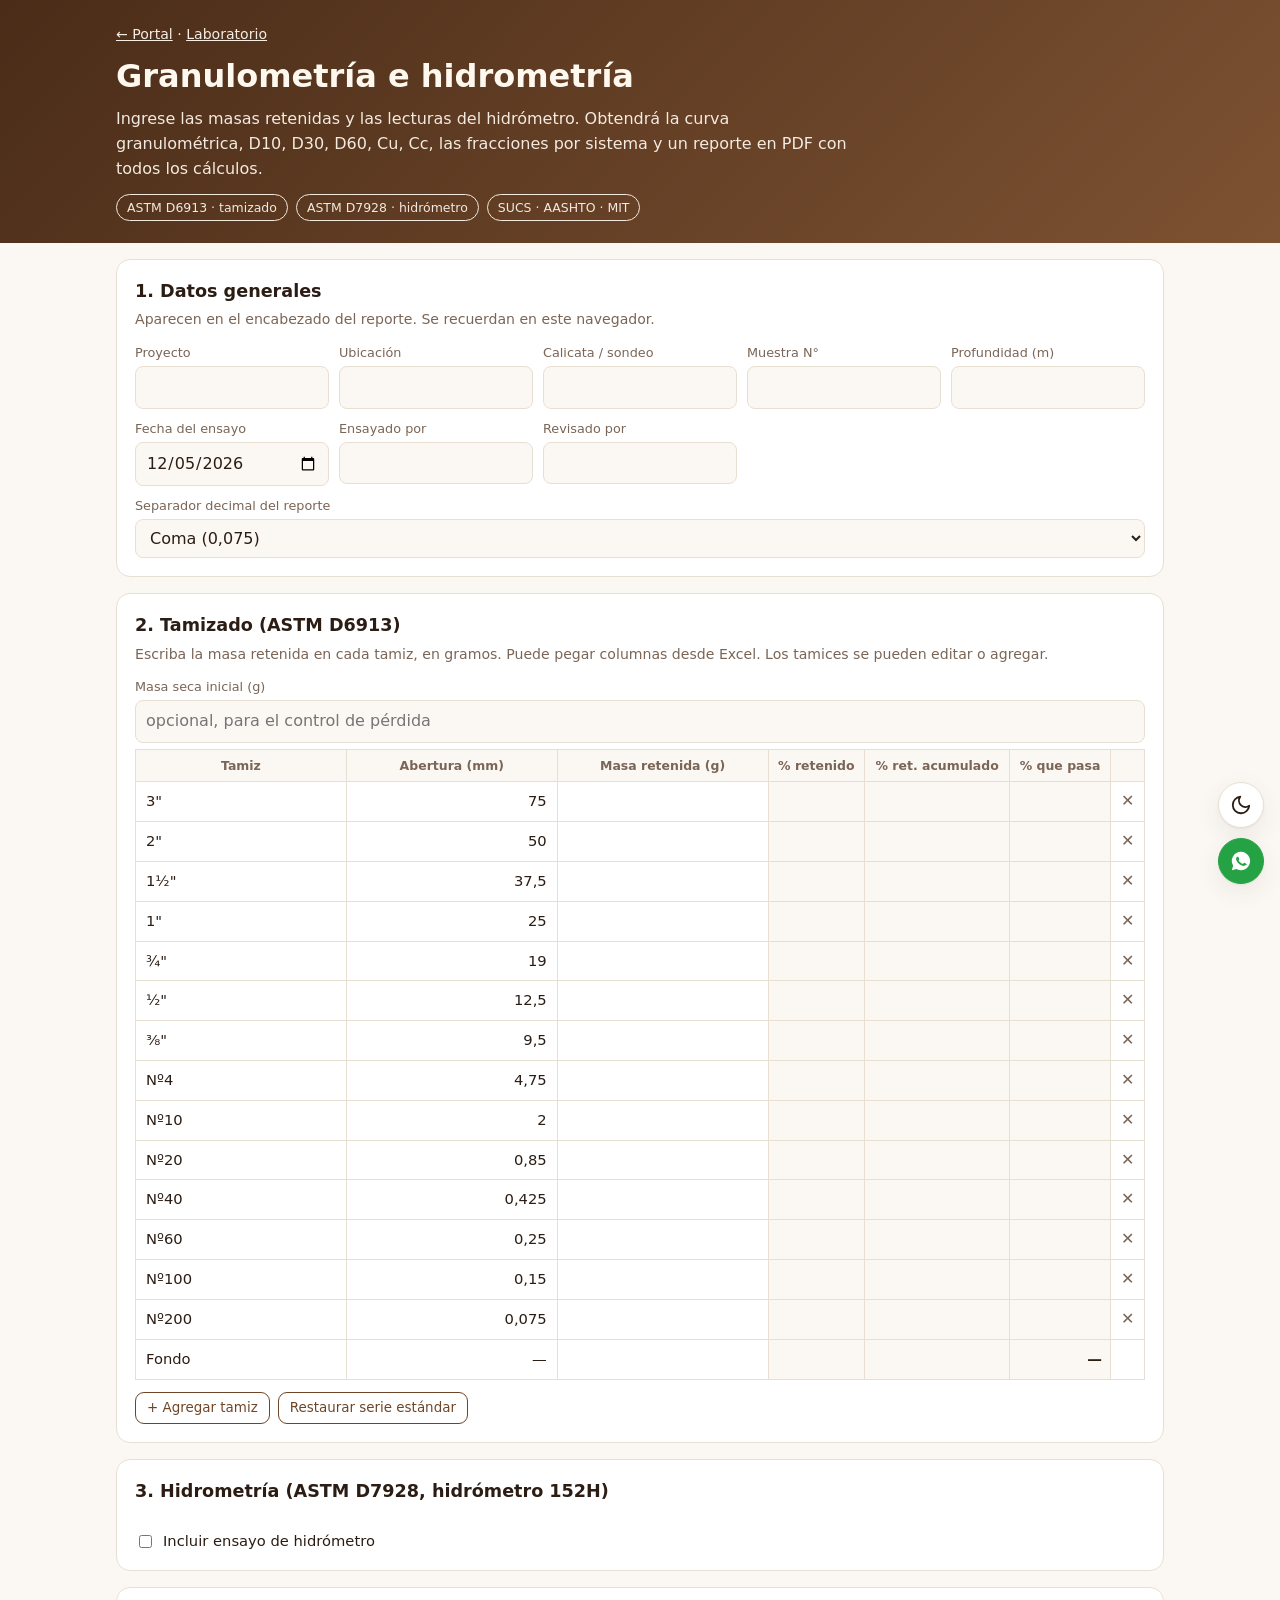
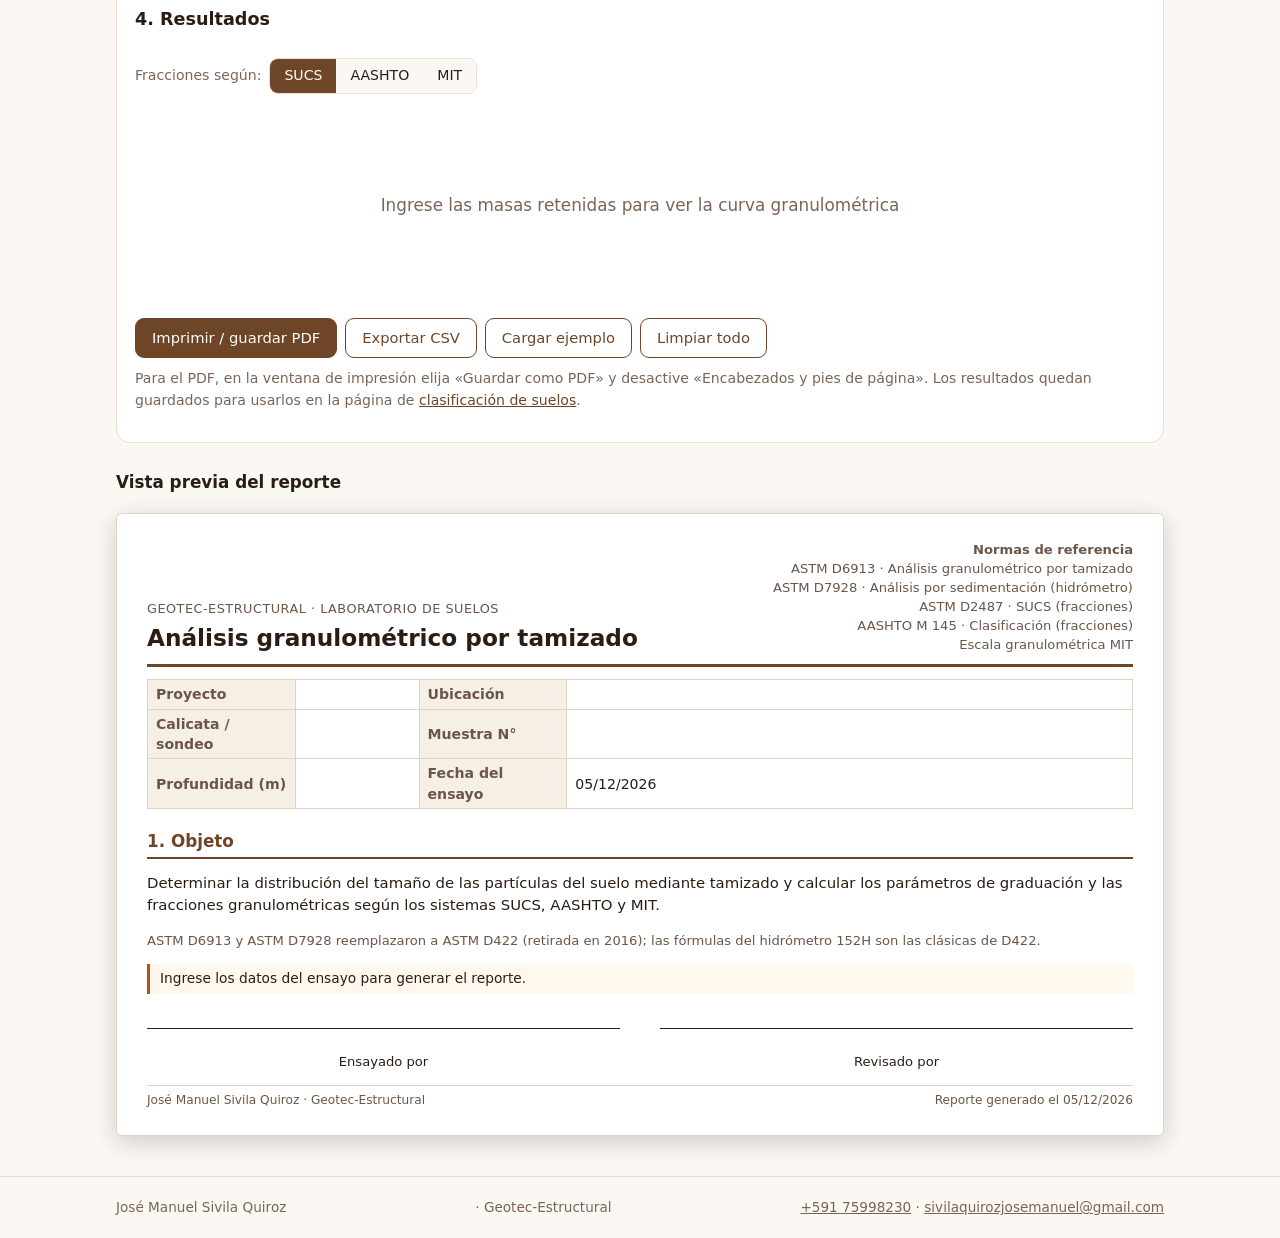
<file: laboratorio/granulometria.html>
<!doctype html>
<html lang="es">
<head>
  <meta charset="utf-8">
  <meta name="viewport" content="width=device-width, initial-scale=1">
  <title>Granulometría e hidrometría</title>
  <meta name="description" content="Curva granulométrica por tamizado e hidrómetro 152H, con parámetros D10, D30, D60, Cu, Cc y fracciones SUCS, AASHTO y MIT. Reporte en PDF.">
  <link rel="stylesheet" href="../style.css">
  <link rel="stylesheet" href="../assets/lab.css">
  <script src="../assets/site.js"></script>
</head>
<body>
<header class="lab-hero screen-only">
  <div class="wrap">
    <div class="crumb"><a href="../index.html">← Portal</a> · <a href="index.html">Laboratorio</a></div>
    <h1>Granulometría e hidrometría</h1>
    <p>Ingrese las masas retenidas y las lecturas del hidrómetro. Obtendrá la curva granulométrica, D10, D30, D60, Cu, Cc, las fracciones por sistema y un reporte en PDF con todos los cálculos.</p>
    <div class="badges">
      <span class="nb">ASTM D6913 · tamizado</span>
      <span class="nb">ASTM D7928 · hidrómetro</span>
      <span class="nb">SUCS · AASHTO · MIT</span>
    </div>
  </div>
</header>

<main class="wrap">
<div class="screen-only">

  <section class="panel">
    <h2>1. Datos generales</h2>
    <p class="hint">Aparecen en el encabezado del reporte. Se recuerdan en este navegador.</p>
    <div id="general" class="fgrid"></div>
    <div class="fgrid" style="margin-top:10px">
      <div class="field"><label for="dec">Separador decimal del reporte</label>
        <select id="dec"><option value=",">Coma (0,075)</option><option value=".">Punto (0.075)</option></select></div>
    </div>
  </section>

  <section class="panel">
    <h2>2. Tamizado (ASTM D6913)</h2>
    <p class="hint">Escriba la masa retenida en cada tamiz, en gramos. Puede pegar columnas desde Excel. Los tamices se pueden editar o agregar.</p>
    <div class="fgrid">
      <div class="field"><label for="mini">Masa seca inicial (g)</label><input id="mini" inputmode="decimal" placeholder="opcional, para el control de pérdida"></div>
    </div>
    <div class="tablewrap">
      <table class="inp" id="tabTam">
        <thead><tr><th>Tamiz</th><th>Abertura (mm)</th><th>Masa retenida (g)</th><th>% retenido</th><th>% ret. acumulado</th><th>% que pasa</th><th></th></tr></thead>
        <tbody id="tbTam">
          <tr class="fondo">
            <td><input class="txt" value="Fondo" readonly></td><td><input value="—" readonly></td>
            <td><input id="pan" inputmode="decimal"></td>
            <td class="calc" id="panPct"></td><td class="calc" id="panCum"></td><td class="calc main">—</td><td class="del"></td>
          </tr>
        </tbody>
      </table>
    </div>
    <div class="btnrow">
      <button type="button" class="bt sec small" id="addTam">+ Agregar tamiz</button>
      <button type="button" class="bt sec small" id="stdTam">Restaurar serie estándar</button>
    </div>
    <div id="qcTam"></div>
  </section>

  <section class="panel">
    <h2>3. Hidrometría (ASTM D7928, hidrómetro 152H)</h2>
    <div class="field chk"><input type="checkbox" id="usaHid"><label for="usaHid">Incluir ensayo de hidrómetro</label></div>
    <div id="hidBox" hidden>
      <p class="hint">La muestra del hidrómetro es el material que pasa el tamiz indicado; sus porcentajes se convierten a la muestra total con el % que pasa ese tamiz.</p>
      <div class="fgrid">
        <div class="field"><label for="gs">Gravedad específica, Gs</label><input id="gs" inputmode="decimal" value="2,65"></div>
        <div class="field"><label for="ws">Masa seca de la muestra, Ws (g)</label><input id="ws" inputmode="decimal" value="50"></div>
        <div class="field"><label for="tcut">Tamiz de la muestra</label>
          <select id="tcut"><option value="4.75">Nº4 (4,75 mm)</option><option value="2" selected>Nº10 (2,00 mm)</option><option value="0.075">Nº200 (0,075 mm)</option></select></div>
        <div class="field"><label for="fz">Corrección cero, Fz</label><input id="fz" inputmode="decimal" value="0"></div>
        <div class="field"><label for="cm">Corrección de menisco, Cm</label><input id="cm" inputmode="decimal" value="1"></div>
        <div class="field"><label for="defl">Defloculante</label><input id="defl" value="Hexametafosfato de sodio" class="txt"></div>
      </div>
      <p class="hint" style="margin-top:10px">Lectura R: la que se observa en el borde superior del menisco. Fz es la lectura del hidrómetro en la solución con defloculante (sin suelo).</p>
      <div class="tablewrap">
        <table class="inp" id="tabHid">
          <thead><tr><th>t (min)</th><th>T (°C)</th><th>Lectura R</th><th>Ct</th><th>Rc</th><th>P (%)</th><th>L (cm)</th><th>D (mm)</th><th>% que pasa (total)</th><th></th></tr></thead>
          <tbody id="tbHid"></tbody>
        </table>
      </div>
      <div class="btnrow"><button type="button" class="bt sec small" id="addHid">+ Agregar lectura</button></div>
      <div id="qcHid"></div>
    </div>
  </section>

  <section class="panel">
    <h2>4. Resultados</h2>
    <div class="kpis" id="kpis"></div>
    <div style="margin:10px 0 4px"><span class="hint" style="margin-right:8px">Fracciones según:</span><span id="segEsc"></span></div>
    <div class="chartbox" id="chartPanel"></div>
    <div id="fraccPanel"></div>
    <div id="alertPanel"></div>
    <div class="btnrow">
      <button type="button" class="bt" id="btnPdf">Imprimir / guardar PDF</button>
      <button type="button" class="bt sec" id="btnCsv">Exportar CSV</button>
      <button type="button" class="bt sec" id="btnEj">Cargar ejemplo</button>
      <button type="button" class="bt sec" id="btnLimpiar">Limpiar todo</button>
    </div>
    <p class="hint" style="margin-top:10px">Para el PDF, en la ventana de impresión elija «Guardar como PDF» y desactive «Encabezados y pies de página». Los resultados quedan guardados para usarlos en la página de <a href="clasificacion.html">clasificación de suelos</a>.</p>
  </section>

  <h2 style="margin:26px 0 0;font-size:1.05rem">Vista previa del reporte</h2>
</div>

<article id="reporte" class="report"></article>
</main>

<footer class="foot screen-only"><div class="wrap"><span id="site-author"></span> · Geotec-Estructural</div></footer>

<script src="../data.js"></script>
<script src="../assets/suelos.js"></script>
<script src="../assets/lab.js"></script>
<script>
(function () {
  "use strict";
  const L = Lab, S = Suelos, $ = L.$, $$ = L.$$, fmt = L.fmt, parse = L.parse, esc = L.esc;
  const KEY = "granulometria_in";
  let escala = "SUCS", uid = 0;
  const NORMAS = [
    "ASTM D6913 · Análisis granulométrico por tamizado",
    "ASTM D7928 · Análisis por sedimentación (hidrómetro)",
    "ASTM D2487 · SUCS (fracciones)",
    "AASHTO M 145 · Clasificación (fracciones)",
    "Escala granulométrica MIT",
  ];
  const nz = function (v, d) { return isNaN(v) ? (d || 0) : v; };
  const ini = function (v) {
    if (v === null || v === undefined || v === "") return "";
    return String(v).replace(".", L.dec() === "," ? "," : ".");
  };
  const tb = $("#tbTam"), fondo = $("tr.fondo", tb), tbH = $("#tbHid");

  /* ---------- filas de las tablas ---------- */
  function tpl(html) { const t = document.createElement("template"); t.innerHTML = html.trim(); return t.content.firstChild; }

  function filaTam(name, d, ret) {
    const tr = tpl(
      '<tr class="fila"><td><input class="txt" data-k="name" value="' + esc(name || "") + '"></td>' +
      '<td><input data-k="d" inputmode="decimal" value="' + esc(ini(d)) + '"></td>' +
      '<td><input data-k="ret" inputmode="decimal" value="' + esc(ini(ret)) + '"></td>' +
      '<td class="calc" data-c="pctRet"></td><td class="calc" data-c="cum"></td><td class="calc main" data-c="pasa"></td>' +
      '<td class="del"><button type="button" class="xbtn" title="Quitar fila">✕</button></td></tr>'
    );
    tr.dataset.id = "t" + (++uid);
    tr.querySelector(".xbtn").addEventListener("click", function () { tr.remove(); calc(); });
    tb.insertBefore(tr, fondo);
    return tr;
  }
  function filaHid(t, T, R) {
    const tr = tpl(
      '<tr class="fila"><td><input data-k="t" inputmode="decimal" value="' + esc(ini(t)) + '"></td>' +
      '<td><input data-k="T" inputmode="decimal" value="' + esc(ini(T)) + '"></td>' +
      '<td><input data-k="R" inputmode="decimal" value="' + esc(ini(R)) + '"></td>' +
      '<td class="calc" data-c="Ct"></td><td class="calc" data-c="Rc"></td><td class="calc" data-c="P"></td>' +
      '<td class="calc" data-c="L"></td><td class="calc" data-c="D"></td><td class="calc main" data-c="Ptot"></td>' +
      '<td class="del"><button type="button" class="xbtn" title="Quitar fila">✕</button></td></tr>'
    );
    tr.dataset.id = "h" + (++uid);
    tr.querySelector(".xbtn").addEventListener("click", function () { tr.remove(); calc(); });
    tbH.appendChild(tr);
    return tr;
  }
  function serieEstandar() {
    $$("tr.fila", tb).forEach(function (r) { r.remove(); });
    S.TAMICES.forEach(function (t) { filaTam(t.name, t.d, ""); });
  }
  function lecturasBase() {
    tbH.innerHTML = "";
    [2, 5, 15, 30, 60, 250, 1440].forEach(function (t) { filaHid(t, "", ""); });
  }
  const val = function (tr, k) { return tr.querySelector('[data-k="' + k + '"]').value; };
  function leerTam() {
    return $$("tr.fila", tb).map(function (tr) {
      const d = parse(val(tr, "d"));
      return { id: tr.dataset.id, name: val(tr, "name").trim() || (isNaN(d) ? "" : fmt(d, 3)), d: d, ret: parse(val(tr, "ret")) };
    });
  }
  function leerHid() {
    return $$("tr.fila", tbH).map(function (tr) {
      return { id: tr.dataset.id, t: parse(val(tr, "t")), T: parse(val(tr, "T")), R: parse(val(tr, "R")) };
    });
  }
  const cell = function (tr, k) { return tr.querySelector('[data-c="' + k + '"]'); };

  /* ---------- estado ---------- */
  function guardarEstado() {
    L.save(KEY, {
      mini: $("#mini").value, pan: $("#pan").value,
      filas: $$("tr.fila", tb).map(function (tr) { return [val(tr, "name"), val(tr, "d"), val(tr, "ret")]; }),
      usaHid: $("#usaHid").checked,
      hid: { gs: $("#gs").value, ws: $("#ws").value, tcut: $("#tcut").value, fz: $("#fz").value, cm: $("#cm").value, defl: $("#defl").value },
      lect: $$("tr.fila", tbH).map(function (tr) { return [val(tr, "t"), val(tr, "T"), val(tr, "R")]; }),
      escala: escala,
    });
  }
  function restaurar() {
    const s = L.load(KEY);
    if (!s || !s.filas) { serieEstandar(); lecturasBase(); return; }
    $("#mini").value = s.mini || ""; $("#pan").value = s.pan || "";
    $$("tr.fila", tb).forEach(function (r) { r.remove(); });
    s.filas.forEach(function (f) { const tr = filaTam("", "", ""); tr.querySelector('[data-k="name"]').value = f[0]; tr.querySelector('[data-k="d"]').value = f[1]; tr.querySelector('[data-k="ret"]').value = f[2]; });
    $("#usaHid").checked = !!s.usaHid;
    if (s.hid) { $("#gs").value = s.hid.gs; $("#ws").value = s.hid.ws; $("#tcut").value = s.hid.tcut; $("#fz").value = s.hid.fz; $("#cm").value = s.hid.cm; $("#defl").value = s.hid.defl; }
    tbH.innerHTML = "";
    (s.lect || []).forEach(function (r) { const tr = filaHid("", "", ""); tr.querySelector('[data-k="t"]').value = r[0]; tr.querySelector('[data-k="T"]').value = r[1]; tr.querySelector('[data-k="R"]').value = r[2]; });
    if (!$$("tr.fila", tbH).length) lecturasBase();
    if (s.escala) escala = s.escala;
  }

  /* ---------- cálculo principal ---------- */
  function calc() {
    const usa = $("#usaHid").checked;
    $("#hidBox").hidden = !usa;
    const filas = leerTam();
    const tam = S.tamizado(filas, parse($("#pan").value), parse($("#mini").value));
    // tabla de tamizado
    const mapa = {};
    tam.filas.forEach(function (r) { mapa[r.id] = r; });
    $$("tr.fila", tb).forEach(function (tr) {
      const r = mapa[tr.dataset.id];
      cell(tr, "pctRet").textContent = r ? fmt(r.pctRet, 2) : "";
      cell(tr, "cum").textContent = r ? fmt(r.cum, 2) : "";
      cell(tr, "pasa").textContent = r ? fmt(r.pasa, 2) : "";
    });
    $("#panPct").textContent = tam.suma > 0 ? fmt(tam.panPct, 2) : "";
    $("#panCum").textContent = tam.suma > 0 ? fmt(100, 2) : "";
    $("#qcTam").innerHTML = (tam.suma > 0 ? '<div class="alert info">Masa total recuperada: ' + fmt(tam.suma, 1) + " g" +
      (tam.perdida ? " · pérdida respecto a la masa inicial: " + fmt(tam.perdida.g, 1) + " g (" + fmt(tam.perdida.pct, 2) + " %)" : "") + "</div>" : "") +
      L.alertas(tam.adv.filter(function (a) { return a.indexOf("Ingrese") !== 0; }));

    // hidrómetro
    let hid = null, Pref = 100, avisos = [];
    if (usa) {
      const dcut = parse($("#tcut").value);
      const pp = tam.puntos.length ? S.pasaEn(tam.puntos, dcut) : null;
      if (pp) Pref = pp.v; else avisos.push("No se pudo obtener el % que pasa el tamiz de la muestra del hidrómetro (revise el tamizado); se usó 100 %.");
      hid = S.hidrometria({ Gs: parse($("#gs").value), Ws: parse($("#ws").value), Fz: nz(parse($("#fz").value)), Cm: nz(parse($("#cm").value), 1), Pref: Pref }, leerHid());
      const m2 = {};
      hid.filas.forEach(function (r) { m2[r.id] = r; });
      $$("tr.fila", tbH).forEach(function (tr) {
        const r = m2[tr.dataset.id];
        cell(tr, "Ct").textContent = r ? fmt(r.Ct, 2) : "";
        cell(tr, "Rc").textContent = r ? fmt(r.Rc, 2) : "";
        cell(tr, "P").textContent = r ? fmt(r.P, 1) : "";
        cell(tr, "L").textContent = r ? fmt(r.L, 2) : "";
        cell(tr, "D").textContent = r ? L.fmtD(r.D) : "";
        cell(tr, "Ptot").textContent = r ? fmt(r.Ptot, 2) : "";
      });
      $("#qcHid").innerHTML = '<div class="alert info">% que pasa el tamiz de la muestra del hidrómetro (' + fmt(dcut, dcut < 1 ? 3 : 2) + " mm): " + fmt(Pref, 2) + " %. Factor a = " +
        fmt(hid.a, 3) + "</div>" + L.alertas(hid.adv.concat(avisos));
    }

    const comb = S.curvaCombinada(tam, hid);
    const par = S.parametros(comb);
    const adv = tam.adv.filter(function (a) { return a.indexOf("Ingrese") !== 0; }).concat(hid ? hid.adv : [], avisos);
    if (comb.length >= 2 && !S.verificarMonotonia(comb)) adv.push("La curva combinada no es creciente con el diámetro: revise los datos del hidrómetro o del tamizado.");

    const g = function (d) { const r = S.pasaEn(comb, d); return r ? r.v : null; };
    const P4 = g(4.75), P10 = g(2.0), P40 = g(0.425), P200 = g(0.075);
    const grava = P4 === null ? null : 100 - P4;
    const arena = P4 === null || P200 === null ? null : P4 - P200;
    const frs = { SUCS: S.fracciones(comb, "SUCS"), AASHTO: S.fracciones(comb, "AASHTO"), MIT: S.fracciones(comb, "MIT") };
    const arcilla = frs.MIT[3].nd ? null : frs.MIT[3].pct;

    if (par.D10 === null && comb.length >= 2) adv.push("D10 no se puede determinar con los datos actuales (más del 10 % pasa el tamiz más fino): se requiere hidrometría.");

    // KPIs
    const kp = function (v, l, big) { return '<div class="kpi' + (big ? " big" : "") + '"><b>' + v + "</b><span>" + l + "</span></div>"; };
    $("#kpis").innerHTML = comb.length < 2 ? "" :
      kp(fmt(grava, 1) + " %", "Grava (4,75–75 mm)") + kp(fmt(arena, 1) + " %", "Arena (0,075–4,75 mm)") + kp(fmt(P200, 1) + " %", "Finos (< 0,075 mm)") +
      kp(par.D10 ? L.fmtD(par.D10) : "—", "D10 (mm)") + kp(par.D30 ? L.fmtD(par.D30) : "—", "D30 (mm)") + kp(par.D60 ? L.fmtD(par.D60) : "—", "D60 (mm)") +
      kp(par.Cu ? fmt(par.Cu, 1) : "—", "Cu = D60/D10") + kp(par.Cc ? fmt(par.Cc, 2) : "—", "Cc = D30²/(D10·D60)") +
      (arcilla !== null ? kp(fmt(arcilla, 1) + " %", "Arcilla (< 0,002 mm)") : "");

    const tamicesGraf = tam.filas.map(function (r) { return { d: r.d, name: r.name }; });
    const svg = L.chartGranulometria({ pts: comb, escala: escala, D: par, tamices: tamicesGraf });
    $("#chartPanel").innerHTML = svg;

    // fracciones (pantalla)
    $("#fraccPanel").innerHTML = comb.length < 2 ? "" : fraccTabla(frs[escala], S.ESCALAS[escala].nombre);
    $("#alertPanel").innerHTML = L.alertas(adv);

    // guardar para la clasificación
    if (comb.length >= 2 && P200 !== null) {
      L.save("granulometria", {
        fecha: L.hoy(), muestra: L.getGeneral().muestra, finos: P200, grava: grava, arena: arena,
        P10: P10, P40: P40, P200: P200, Cu: par.Cu, Cc: par.Cc, D10: par.D10, D30: par.D30, D60: par.D60,
        mit: { grava: frs.MIT[0].pct, arena: frs.MIT[1].pct, limo: frs.MIT[2].pct, arcilla: frs.MIT[3].pct },
      });
    }
    guardarEstado();
    construirReporte({ tam: tam, hid: hid, Pref: Pref, comb: comb, par: par, frs: frs, svg: svg, adv: adv, P: { P4: P4, P10: P10, P40: P40, P200: P200 }, grava: grava, arena: arena });
  }

  function fraccTabla(fr, titulo) {
    return '<h3>Fracciones ' + esc(titulo) + "</h3>" + L.tabla(
      ["Fracción", "Límites (mm)", "% en masa"],
      fr.map(function (f) {
        return [esc(f.n), f.lo === 0 ? "< " + L.fmtD(f.hi) : L.fmtD(f.lo) + " – " + L.fmtD(f.hi),
          f.nd ? "— (requiere hidrometría)" : (f.aprox ? "≈ " : "") + fmt(f.pct, 1)];
      })
    ).replace('<table class="rt">', '<table class="rt" style="max-width:520px">');
  }

  /* ---------- reporte ---------- */
  function construirReporte(c) {
    const tam = c.tam, hid = c.hid, par = c.par, f = fmt;
    let h = L.reportHead("Análisis granulométrico" + (hid ? " por tamizado e hidrómetro" : " por tamizado"), NORMAS);
    h += "<h2>1. Objeto</h2><p>Determinar la distribución del tamaño de las partículas del suelo mediante tamizado" +
      (hid ? " (fracción gruesa) y sedimentación con hidrómetro 152H (fracción fina)" : "") +
      " y calcular los parámetros de graduación y las fracciones granulométricas según los sistemas SUCS, AASHTO y MIT.</p>" +
      '<p class="rp-note">ASTM D6913 y ASTM D7928 reemplazaron a ASTM D422 (retirada en 2016); las fórmulas del hidrómetro 152H son las clásicas de D422.</p>';

    if (tam.suma <= 0) { L.setReport($("#reporte"), h + '<p class="rp-warn">Ingrese los datos del ensayo para generar el reporte.</p>' + L.reportFoot()); return; }

    // 2. datos de entrada
    h += "<h2>2. Datos de entrada</h2><h3>2.1 Tamizado</h3>" +
      L.tabla(["Concepto", "Valor"], [
        ["Masa seca inicial, M<sub>ini</sub>", tam.Mini ? f(tam.Mini, 1) + " g" : "no informada"],
        ["Masa total recuperada, M<sub>t</sub> = Σ m<sub>i</sub> + fondo", f(tam.suma, 1) + " g"],
      ]).replace('<table class="rt">', '<table class="rt" style="max-width:520px">') +
      L.tabla(["Tamiz", "Abertura (mm)", "Masa retenida (g)"],
        tam.filas.map(function (r) { return [esc(r.name), L.fmtD(r.d), f(r.ret, 1)]; }).concat([["Fondo", "—", f(tam.panM, 1)]]), [0]);
    if (hid) {
      const g = L.getGeneral();
      h += "<h3>2.2 Hidrometría</h3>" + L.tabla(["Parámetro", "Valor"], [
        ["Gravedad específica de los sólidos, G<sub>s</sub>", f(parse($("#gs").value), 3)],
        ["Masa seca de la muestra, W<sub>s</sub>", f(parse($("#ws").value), 2) + " g"],
        ["Muestra del hidrómetro: material que pasa", esc($("#tcut").selectedOptions[0].textContent)],
        ["Corrección cero, F<sub>z</sub>", f(nz(parse($("#fz").value)), 2)],
        ["Corrección de menisco, C<sub>m</sub>", f(nz(parse($("#cm").value), 1), 2)],
        ["Defloculante", esc($("#defl").value)],
      ], [0]).replace('<table class="rt">', '<table class="rt" style="max-width:520px">') +
        L.tabla(["t (min)", "T (°C)", "Lectura R"], hid.filas.map(function (r) { return [f(r.t, 1), f(r.T, 1), f(r.R, 1)]; }), []);
    }

    // 3. procedimiento
    h += "<h2>3. Procedimiento de cálculo</h2><h3>3.1 Tamizado</h3>" +
      L.formula("% retenido = (m<sub>i</sub> / M<sub>t</sub>) × 100", "m<sub>i</sub>: masa retenida en el tamiz i · M<sub>t</sub> = " + f(tam.suma, 1) + " g (retenidos + fondo)") +
      L.formula("% que pasa = 100 − Σ (% retenido)", "Se acumula desde el tamiz de mayor abertura.");
    if (tam.perdida)
      h += L.formula("Pérdida = (M<sub>ini</sub> − M<sub>t</sub>) / M<sub>ini</sub> × 100 = (" + f(tam.Mini, 1) + " − " + f(tam.suma, 1) + ") / " + f(tam.Mini, 1) + " × 100 = " + f(tam.perdida.pct, 2) + " %", "Control de la pesada; indicativo ≤ 1 %.");
    if (hid && hid.filas.length) {
      const r0 = hid.filas[0], Gs = parse($("#gs").value), Ws = parse($("#ws").value), Fz = nz(parse($("#fz").value)), Cm = nz(parse($("#cm").value), 1);
      h += "<h3>3.2 Hidrometría (ejemplo con la lectura a t = " + f(r0.t, 0) + " min)</h3>" +
        L.formula("a = 1,65·G<sub>s</sub> / [(G<sub>s</sub> − 1)·2,65] = 1,65 × " + f(Gs, 3) + " / [(" + f(Gs, 3) + " − 1) × 2,65] = " + f(hid.a, 3), "Factor de corrección por gravedad específica.") +
        L.formula("R<sub>c</sub> = R − F<sub>z</sub> + C<sub>t</sub> = " + f(r0.R, 1) + " − " + f(Fz, 2) + " + " + f(r0.Ct, 2) + " = " + f(r0.Rc, 2), "C<sub>t</sub> se interpola de la tabla del hidrómetro 152H (calibrado a 20 °C) para T = " + f(r0.T, 1) + " °C.") +
        L.formula("P = (a · R<sub>c</sub> / W<sub>s</sub>) × 100 = (" + f(hid.a, 3) + " × " + f(r0.Rc, 2) + " / " + f(Ws, 2) + ") × 100 = " + f(r0.P, 2) + " %", "Porcentaje más fino que D respecto de la muestra del hidrómetro.") +
        L.formula("L = 16,29 − 0,164·(R + C<sub>m</sub>) = 16,29 − 0,164 × (" + f(r0.R, 1) + " + " + f(Cm, 2) + ") = " + f(r0.L, 2) + " cm", "Profundidad efectiva.") +
        L.formula("D = K·√(L / t),  K = √[30·η / (980·(G<sub>s</sub> − G<sub>1</sub>))] = √[30 × " + f(r0.eta, 5) + " / (980 × (" + f(Gs, 3) + " − " + f(r0.G1, 4) + "))] = " + f(r0.K, 5) +
          "<br>D = " + f(r0.K, 5) + " × √(" + f(r0.L, 2) + " / " + f(r0.t, 0) + ") = " + L.fmtD(r0.D) + " mm", "η: viscosidad del agua en poise a " + f(r0.T, 1) + " °C · G<sub>1</sub>: densidad relativa del agua a esa temperatura.") +
        L.formula("% que pasa (muestra total) = P × P<sub>ref</sub> / 100 = " + f(r0.P, 2) + " × " + f(c.Pref, 2) + " / 100 = " + f(r0.Ptot, 2) + " %", "P<sub>ref</sub>: % que pasa el tamiz del que se tomó la muestra del hidrómetro.");
    }
    h += "<h3>" + (hid ? "3.3" : "3.2") + " Parámetros de graduación</h3>" +
      L.formula("C<sub>u</sub> = D<sub>60</sub> / D<sub>10</sub>" + (par.Cu ? " = " + L.fmtD(par.D60) + " / " + L.fmtD(par.D10) + " = " + f(par.Cu, 1) : ""), "D<sub>x</sub>: diámetro por debajo del cual pasa x % del suelo (interpolación lineal en escala logarítmica).") +
      L.formula("C<sub>c</sub> = D<sub>30</sub>² / (D<sub>10</sub> · D<sub>60</sub>)" + (par.Cc ? " = " + L.fmtD(par.D30) + "² / (" + L.fmtD(par.D10) + " × " + L.fmtD(par.D60) + ") = " + f(par.Cc, 2) : ""));

    // 4. resultados
    h += "<h2>4. Resultados</h2><h3>4.1 Tamizado</h3>" +
      L.tabla(["Tamiz", "Abertura (mm)", "Masa ret. (g)", "% retenido", "% ret. acum.", "% que pasa"],
        tam.filas.map(function (r) { return [esc(r.name), L.fmtD(r.d), f(r.ret, 1), f(r.pctRet, 2), f(r.cum, 2), "<b>" + f(r.pasa, 2) + "</b>"]; })
          .concat([["Fondo", "—", f(tam.panM, 1), f(tam.panPct, 2), f(100, 2), "—"]]), [0]);
    if (hid && hid.filas.length)
      h += "<h3>4.2 Hidrometría</h3>" + L.tabla(["t (min)", "T (°C)", "R", "C<sub>t</sub>", "R<sub>c</sub>", "P (%)", "L (cm)", "D (mm)", "% que pasa (total)"],
        hid.filas.map(function (r) { return [f(r.t, 0), f(r.T, 1), f(r.R, 1), f(r.Ct, 2), f(r.Rc, 2), f(r.P, 1), f(r.L, 2), L.fmtD(r.D), "<b>" + f(r.Ptot, 2) + "</b>"]; }), []);
    h += "<h3>" + (hid ? "4.3" : "4.2") + " Curva granulométrica</h3>" +
      '<figure class="rp-fig">' + c.svg + "<figcaption>Curva granulométrica. Círculos: tamizado" + (hid ? " · rombos: hidrómetro" : "") + ". Escala de fracciones: " + esc(S.ESCALAS[escala].nombre) + ".</figcaption></figure>";
    h += "<h3>" + (hid ? "4.4" : "4.3") + " Parámetros y fracciones</h3>" + L.tabla(["Parámetro", "Valor"], [
      ["D<sub>10</sub>", par.D10 ? L.fmtD(par.D10) + " mm" : "no determinable"],
      ["D<sub>30</sub>", par.D30 ? L.fmtD(par.D30) + " mm" : "no determinable"],
      ["D<sub>60</sub>", par.D60 ? L.fmtD(par.D60) + " mm" : "no determinable"],
      ["Coeficiente de uniformidad C<sub>u</sub>", par.Cu ? f(par.Cu, 1) : "—"],
      ["Coeficiente de curvatura C<sub>c</sub>", par.Cc ? f(par.Cc, 2) : "—"],
      ["% que pasa Nº4 / Nº10 / Nº40 / Nº200", [c.P.P4, c.P.P10, c.P.P40, c.P.P200].map(function (v) { return v === null ? "—" : f(v, 1); }).join(" / ")],
    ], [0]).replace('<table class="rt">', '<table class="rt" style="max-width:560px">');
    ["SUCS", "AASHTO", "MIT"].forEach(function (k) { h += fraccTabla(c.frs[k], S.ESCALAS[k].nombre); });
    if (c.adv.length) h += "<h2>5. Observaciones</h2>" + L.alertasReporte(c.adv);
    h += '<p class="rp-note" style="margin-top:10px">Los porcentajes se calculan sobre la masa total recuperada. La curva une los datos con una interpolación monótona; los marcadores son los puntos medidos. ' +
      "D<sub>x</sub> y las fracciones se interpolan linealmente en el logaritmo del diámetro.</p>";
    h += L.reportFoot();
    L.setReport($("#reporte"), h);
  }

  /* ---------- ejemplo, CSV, limpiar ---------- */
  function ejemplo() {
    const m = { '3"': 0, '2"': 0, '1½"': 45, '1"': 110, "¾\"": 90, "½\"": 95, "⅜\"": 70, "Nº4": 130, "Nº10": 130, "Nº20": 90, "Nº40": 70, "Nº60": 45, "Nº100": 35, "Nº200": 30 };
    $$("tr.fila", tb).forEach(function (r) { r.remove(); });
    S.TAMICES.forEach(function (t) { filaTam(t.name, t.d, m[t.name]); });
    $("#mini").value = ini(1000); $("#pan").value = "60";
    $("#usaHid").checked = true;
    $("#gs").value = ini(2.65); $("#ws").value = "50"; $("#tcut").value = "2"; $("#fz").value = "2"; $("#cm").value = "1";
    tbH.innerHTML = "";
    [[2, 21, 8.5], [5, 21, 7.5], [15, 21, 6.5], [30, 20.5, 5.5], [60, 20.5, 5], [250, 20, 4], [1440, 19.5, 3.5]].forEach(function (r) { filaHid(r[0], r[1], r[2]); });
    calc();
  }
  function csv() {
    const tam = S.tamizado(leerTam(), parse($("#pan").value), parse($("#mini").value));
    const rows = [["Tamiz", "Abertura (mm)", "Masa retenida (g)", "% retenido", "% retenido acumulado", "% que pasa"]];
    tam.filas.forEach(function (r) { rows.push([r.name, fmt(r.d, 3), fmt(r.ret, 1), fmt(r.pctRet, 2), fmt(r.cum, 2), fmt(r.pasa, 2)]); });
    rows.push(["Fondo", "", fmt(tam.panM, 1), fmt(tam.panPct, 2), fmt(100, 2), ""]);
    if ($("#usaHid").checked) {
      const hid = S.hidrometria({ Gs: parse($("#gs").value), Ws: parse($("#ws").value), Fz: nz(parse($("#fz").value)), Cm: nz(parse($("#cm").value), 1), Pref: 100 }, leerHid());
      rows.push([], ["t (min)", "T (°C)", "R", "Ct", "Rc", "P (%)", "L (cm)", "D (mm)"]);
      hid.filas.forEach(function (r) { rows.push([fmt(r.t, 0), fmt(r.T, 1), fmt(r.R, 1), fmt(r.Ct, 2), fmt(r.Rc, 2), fmt(r.P, 2), fmt(r.L, 2), fmt(r.D, 5)]); });
    }
    L.downloadCSV("granulometria.csv", rows);
  }

  /* ---------- arranque ---------- */
  document.getElementById("site-author").textContent = (window.SITE && window.SITE.autor) || "";
  L.initGeneral($("#general"), calc);
  L.initDecimal($("#dec"), calc);
  restaurar();
  L.segmented($("#segEsc"), [["SUCS", "SUCS"], ["AASHTO", "AASHTO"], ["MIT", "MIT"]], escala, function (k) { escala = k; calc(); });
  ["#tabTam", "#tabHid"].forEach(function (s) { L.enablePaste($(s), calc); $(s).addEventListener("input", calc); });
  ["#mini", "#usaHid", "#gs", "#ws", "#tcut", "#fz", "#cm", "#defl"].forEach(function (s) { $(s).addEventListener("input", calc); $(s).addEventListener("change", calc); });
  $("#addTam").addEventListener("click", function () { filaTam("", "", "").querySelector("input").focus(); });
  $("#stdTam").addEventListener("click", function () { serieEstandar(); calc(); });
  $("#addHid").addEventListener("click", function () { filaHid("", "", "").querySelector("input").focus(); });
  $("#btnPdf").addEventListener("click", function () { L.imprimir("Granulometria " + (L.getGeneral().muestra || "")); });
  $("#btnCsv").addEventListener("click", csv);
  $("#btnEj").addEventListener("click", ejemplo);
  $("#btnLimpiar").addEventListener("click", function () {
    if (!confirm("¿Borrar todos los datos de este ensayo?")) return;
    $("#mini").value = ""; $("#pan").value = ""; $("#usaHid").checked = false;
    serieEstandar(); lecturasBase(); calc();
  });
  calc();
})();
</script>
</body>
</html>
</file>
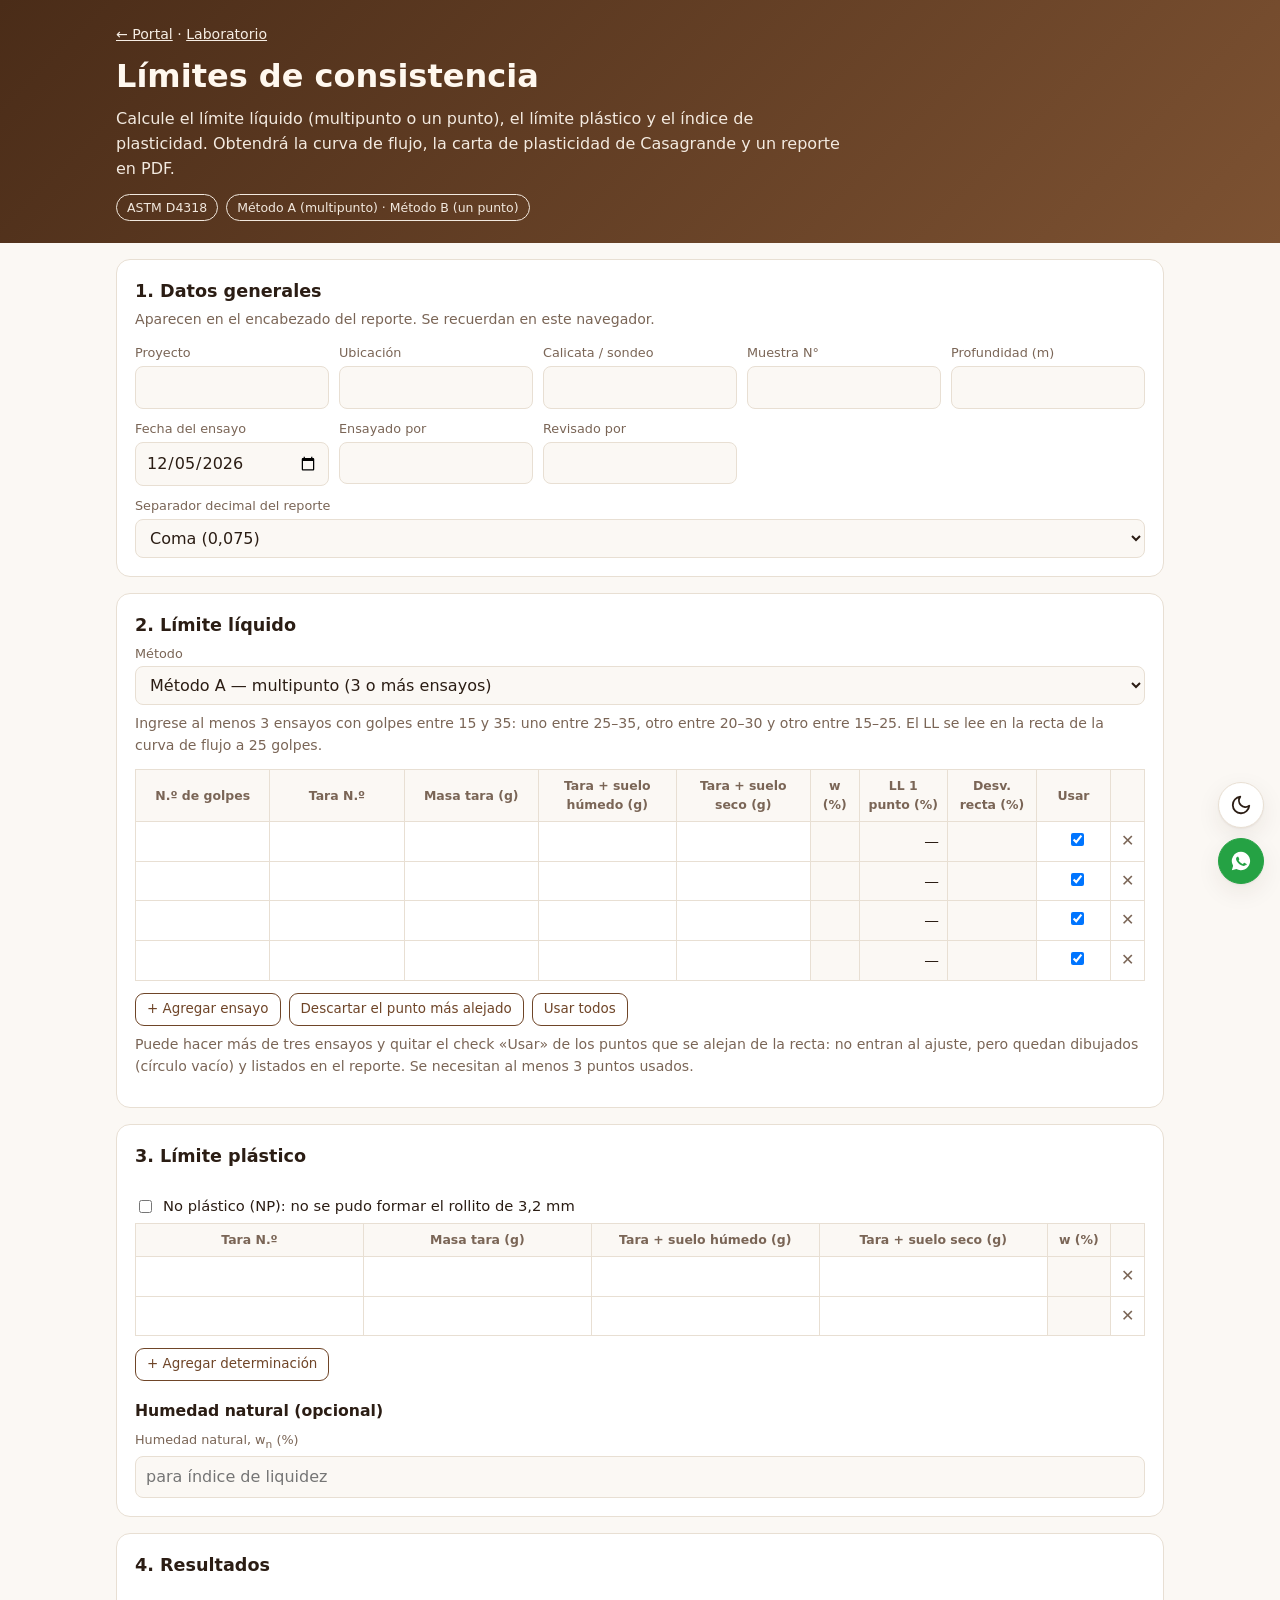
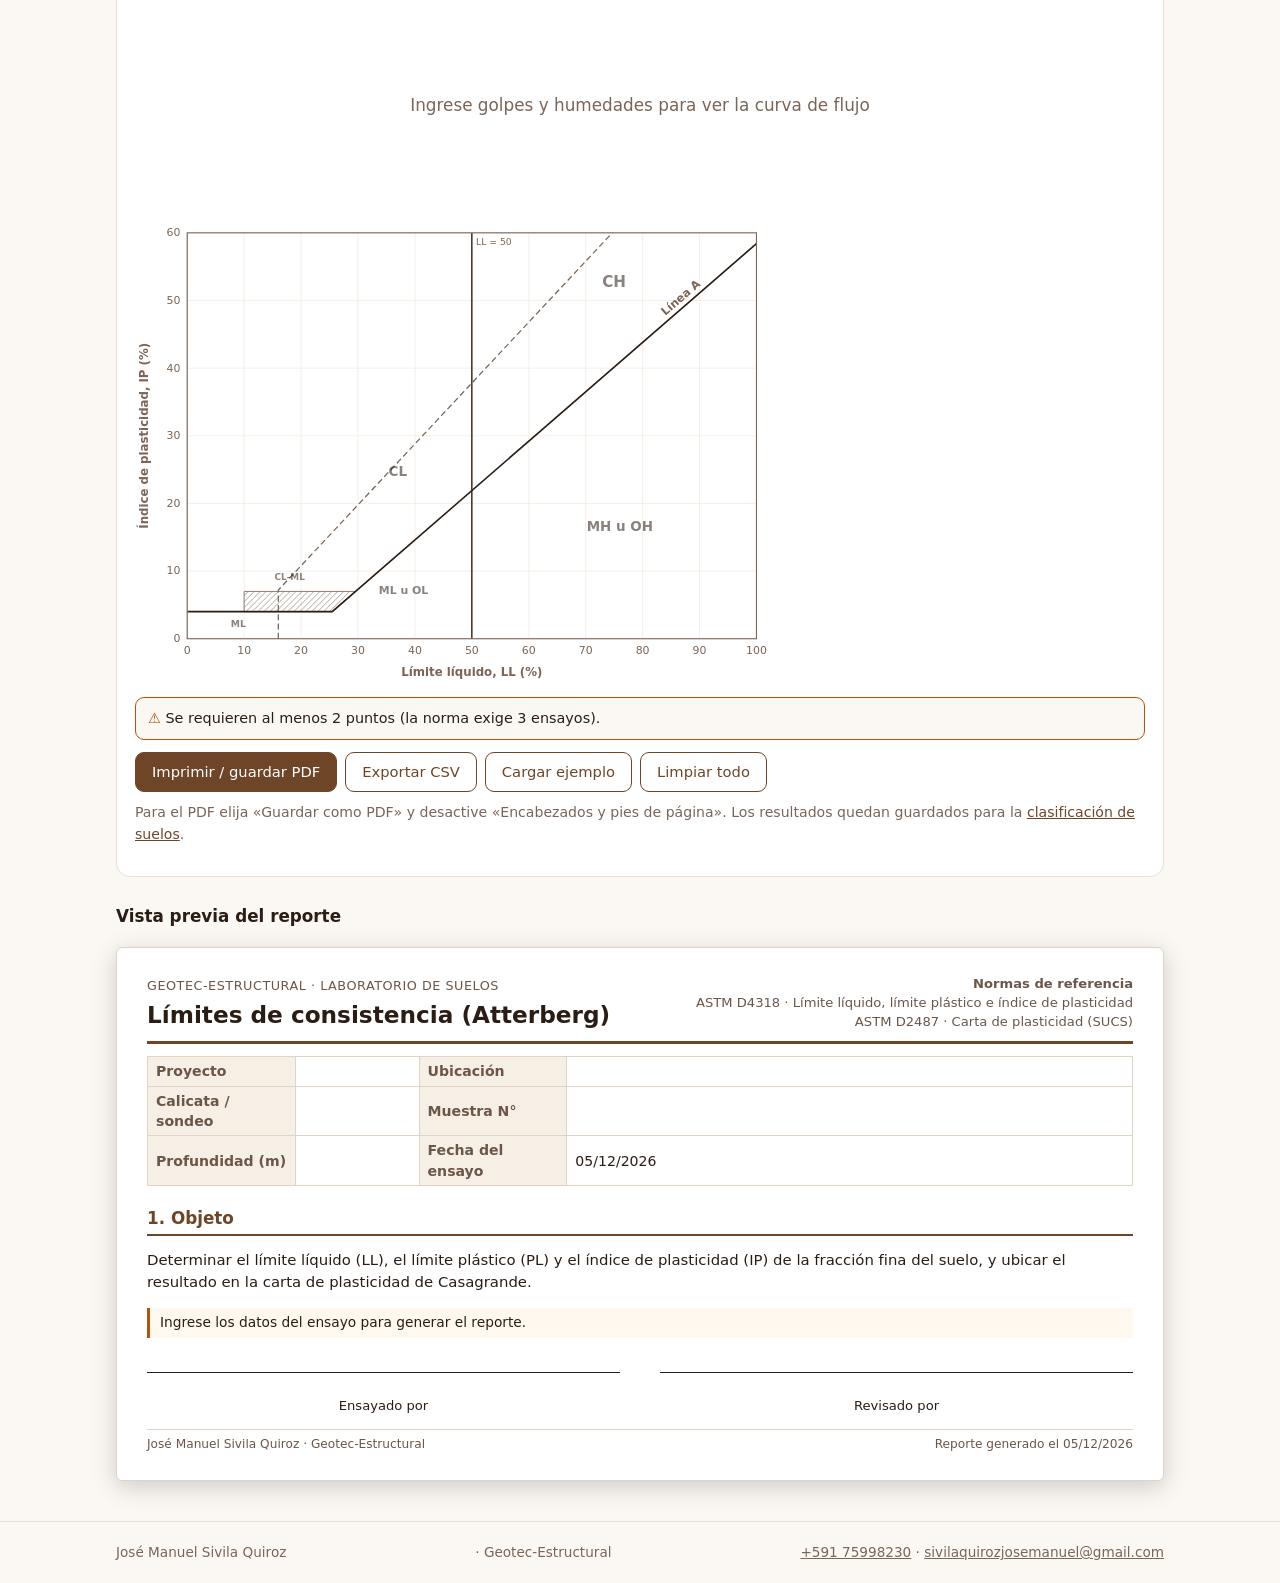
<file: laboratorio/limites.html>
<!doctype html>
<html lang="es">
<head>
  <meta charset="utf-8">
  <meta name="viewport" content="width=device-width, initial-scale=1">
  <title>Límites de consistencia</title>
  <meta name="description" content="Límite líquido, límite plástico e índice de plasticidad según ASTM D4318, con curva de flujo, carta de plasticidad y reporte en PDF.">
  <link rel="stylesheet" href="../style.css">
  <link rel="stylesheet" href="../assets/lab.css">
  <script src="../assets/site.js"></script>
</head>
<body>
<header class="lab-hero screen-only">
  <div class="wrap">
    <div class="crumb"><a href="../index.html">← Portal</a> · <a href="index.html">Laboratorio</a></div>
    <h1>Límites de consistencia</h1>
    <p>Calcule el límite líquido (multipunto o un punto), el límite plástico y el índice de plasticidad. Obtendrá la curva de flujo, la carta de plasticidad de Casagrande y un reporte en PDF.</p>
    <div class="badges">
      <span class="nb">ASTM D4318</span>
      <span class="nb">Método A (multipunto) · Método B (un punto)</span>
    </div>
  </div>
</header>

<main class="wrap">
<div class="screen-only">

  <section class="panel">
    <h2>1. Datos generales</h2>
    <p class="hint">Aparecen en el encabezado del reporte. Se recuerdan en este navegador.</p>
    <div id="general" class="fgrid"></div>
    <div class="fgrid" style="margin-top:10px">
      <div class="field"><label for="dec">Separador decimal del reporte</label>
        <select id="dec"><option value=",">Coma (0,075)</option><option value=".">Punto (0.075)</option></select></div>
    </div>
  </section>

  <section class="panel">
    <h2>2. Límite líquido</h2>
    <div class="fgrid">
      <div class="field"><label for="metodo">Método</label>
        <select id="metodo"><option value="A">Método A — multipunto (3 o más ensayos)</option><option value="B">Método B — un punto (2 ensayos)</option></select></div>
    </div>
    <p class="hint" id="hintLL" style="margin-top:8px"></p>
    <div class="tablewrap">
      <table class="inp" id="tabLL">
        <thead><tr><th>N.º de golpes</th><th>Tara N.º</th><th>Masa tara (g)</th><th>Tara + suelo húmedo (g)</th><th>Tara + suelo seco (g)</th><th>w (%)</th><th title="LL estimado solo con este ensayo (método empírico de un punto, válido de 20 a 30 golpes)">LL 1 punto (%)</th><th title="Distancia vertical del punto a la recta de ajuste (puntos usados)">Desv. recta (%)</th><th title="Desmarque para descartar un punto alejado">Usar</th><th></th></tr></thead>
        <tbody id="tbLL"></tbody>
      </table>
    </div>
    <div class="btnrow"><button type="button" class="bt sec small" id="addLL">+ Agregar ensayo</button><button type="button" class="bt sec small" id="dropLL">Descartar el punto más alejado</button><button type="button" class="bt sec small" id="allLL">Usar todos</button></div>
    <p class="hint" style="margin-top:8px">Puede hacer más de tres ensayos y quitar el check «Usar» de los puntos que se alejan de la recta: no entran al ajuste, pero quedan dibujados (círculo vacío) y listados en el reporte. Se necesitan al menos 3 puntos usados.</p>
    <div id="qcLL"></div>
  </section>

  <section class="panel">
    <h2>3. Límite plástico</h2>
    <div class="fgrid">
      <div class="field chk"><input type="checkbox" id="np"><label for="np">No plástico (NP): no se pudo formar el rollito de 3,2 mm</label></div>
    </div>
    <div id="plBox">
      <div class="tablewrap">
        <table class="inp" id="tabPL">
          <thead><tr><th>Tara N.º</th><th>Masa tara (g)</th><th>Tara + suelo húmedo (g)</th><th>Tara + suelo seco (g)</th><th>w (%)</th><th></th></tr></thead>
          <tbody id="tbPL"></tbody>
        </table>
      </div>
      <div class="btnrow"><button type="button" class="bt sec small" id="addPL">+ Agregar determinación</button></div>
    </div>
    <div id="qcPL"></div>
    <h3>Humedad natural (opcional)</h3>
    <div class="fgrid"><div class="field"><label for="wn">Humedad natural, w<sub>n</sub> (%)</label><input id="wn" inputmode="decimal" placeholder="para índice de liquidez"></div></div>
  </section>

  <section class="panel">
    <h2>4. Resultados</h2>
    <div class="kpis" id="kpis"></div>
    <div id="zona"></div>
    <div class="chartbox" id="chartFlujo"></div>
    <div class="chartbox" id="chartPlast" style="max-width:640px"></div>
    <div id="alertPanel"></div>
    <div class="btnrow">
      <button type="button" class="bt" id="btnPdf">Imprimir / guardar PDF</button>
      <button type="button" class="bt sec" id="btnCsv">Exportar CSV</button>
      <button type="button" class="bt sec" id="btnEj">Cargar ejemplo</button>
      <button type="button" class="bt sec" id="btnLimpiar">Limpiar todo</button>
    </div>
    <p class="hint" style="margin-top:10px">Para el PDF elija «Guardar como PDF» y desactive «Encabezados y pies de página». Los resultados quedan guardados para la <a href="clasificacion.html">clasificación de suelos</a>.</p>
  </section>

  <h2 style="margin:26px 0 0;font-size:1.05rem">Vista previa del reporte</h2>
</div>

<article id="reporte" class="report"></article>
</main>

<footer class="foot screen-only"><div class="wrap"><span id="site-author"></span> · Geotec-Estructural</div></footer>

<script src="../data.js"></script>
<script src="../assets/suelos.js"></script>
<script src="../assets/lab.js"></script>
<script>
(function () {
  "use strict";
  const L = Lab, S = Suelos, $ = L.$, $$ = L.$$, fmt = L.fmt, parse = L.parse, esc = L.esc;
  const KEY = "limites_in";
  const NORMAS = ["ASTM D4318 · Límite líquido, límite plástico e índice de plasticidad", "ASTM D2487 · Carta de plasticidad (SUCS)"];
  const ZONAS = {
    CL: "arcilla de baja plasticidad (CL)", CH: "arcilla de alta plasticidad (CH)", ML: "limo de baja plasticidad (ML u OL)",
    MH: "limo de alta plasticidad (MH u OH)", "CL-ML": "zona rayada: arcilla limosa (CL-ML)",
  };
  let uid = 0;
  const tbLL = $("#tbLL"), tbPL = $("#tbPL");
  const ini = function (v) { return v === null || v === undefined || v === "" ? "" : String(v).replace(".", L.dec() === "," ? "," : "."); };
  function tpl(h) { const t = document.createElement("template"); t.innerHTML = h.trim(); return t.content.firstChild; }
  const val = function (tr, k) { return tr.querySelector('[data-k="' + k + '"]').value; };
  const cell = function (tr, k) { return tr.querySelector('[data-c="' + k + '"]'); };

  function filaLL(N, tara, hum, sec, id, usar) {
    const tr = tpl('<tr class="fila"><td><input data-k="N" inputmode="decimal" value="' + esc(ini(N)) + '"></td><td><input class="txt" data-k="id" value="' + esc(id || "") + '"></td>' +
      '<td><input data-k="tara" inputmode="decimal" value="' + esc(ini(tara)) + '"></td><td><input data-k="hum" inputmode="decimal" value="' + esc(ini(hum)) + '"></td>' +
      '<td><input data-k="sec" inputmode="decimal" value="' + esc(ini(sec)) + '"></td><td class="calc main" data-c="w"></td><td class="calc" data-c="ll1"></td><td class="calc" data-c="dev"></td>' +
      '<td style="text-align:center"><input type="checkbox" data-k="use" title="Usar en el ajuste"' + (usar === false ? "" : " checked") + '></td>' +
      '<td class="del"><button type="button" class="xbtn" title="Quitar fila">✕</button></td></tr>');
    tr.dataset.id = "l" + (++uid);
    tr.querySelector('[data-k="use"]').addEventListener("change", calc);
    tr.querySelector(".xbtn").addEventListener("click", function () { tr.remove(); calc(); });
    tbLL.appendChild(tr); return tr;
  }
  function filaPL(tara, hum, sec, id) {
    const tr = tpl('<tr class="fila"><td><input class="txt" data-k="id" value="' + esc(id || "") + '"></td>' +
      '<td><input data-k="tara" inputmode="decimal" value="' + esc(ini(tara)) + '"></td><td><input data-k="hum" inputmode="decimal" value="' + esc(ini(hum)) + '"></td>' +
      '<td><input data-k="sec" inputmode="decimal" value="' + esc(ini(sec)) + '"></td><td class="calc main" data-c="w"></td>' +
      '<td class="del"><button type="button" class="xbtn" title="Quitar fila">✕</button></td></tr>');
    tr.dataset.id = "p" + (++uid);
    tr.querySelector(".xbtn").addEventListener("click", function () { tr.remove(); calc(); });
    tbPL.appendChild(tr); return tr;
  }
  function base() {
    tbLL.innerHTML = ""; tbPL.innerHTML = "";
    const n = $("#metodo").value === "A" ? 4 : 2;
    for (let i = 0; i < n; i++) filaLL("", "", "", "", "");
    filaPL("", "", "", ""); filaPL("", "", "", "");
  }
  function leerLL() {
    return $$("tr.fila", tbLL).map(function (tr) {
      const tara = parse(val(tr, "tara")), hum = parse(val(tr, "hum")), sec = parse(val(tr, "sec"));
      return { tr: tr, usar: tr.querySelector('[data-k="use"]').checked, N: parse(val(tr, "N")), id: val(tr, "id"), tara: tara, hum: hum, sec: sec, w: S.humedad(tara, hum, sec) };
    });
  }
  function leerPL() {
    return $$("tr.fila", tbPL).map(function (tr) {
      const tara = parse(val(tr, "tara")), hum = parse(val(tr, "hum")), sec = parse(val(tr, "sec"));
      return { tr: tr, id: val(tr, "id"), tara: tara, hum: hum, sec: sec, w: S.humedad(tara, hum, sec) };
    });
  }

  /* ---------- estado ---------- */
  function guardar() {
    L.save(KEY, {
      metodo: $("#metodo").value, np: $("#np").checked, wn: $("#wn").value,
      ll: $$("tr.fila", tbLL).map(function (tr) { return ["N", "tara", "hum", "sec", "id"].map(function (k) { return val(tr, k); }).concat([tr.querySelector('[data-k="use"]').checked]); }),
      pl: $$("tr.fila", tbPL).map(function (tr) { return ["tara", "hum", "sec", "id"].map(function (k) { return val(tr, k); }); }),
    });
  }
  function restaurar() {
    const s = L.load(KEY);
    if (!s || !s.ll) { base(); return; }
    $("#metodo").value = s.metodo || "A"; $("#np").checked = !!s.np; $("#wn").value = s.wn || "";
    tbLL.innerHTML = ""; tbPL.innerHTML = "";
    s.ll.forEach(function (r) { filaLL(r[0], r[1], r[2], r[3], r[4], r[5]).querySelectorAll("input:not([type=checkbox])").forEach(function (i, j) { i.value = r[[0, 4, 1, 2, 3][j]]; }); });
    s.pl.forEach(function (r) { filaPL(r[0], r[1], r[2], r[3]).querySelectorAll("input").forEach(function (i, j) { i.value = r[[3, 0, 1, 2][j]]; }); });
    if (!$$("tr.fila", tbLL).length || !$$("tr.fila", tbPL).length) base();
  }

  /* ---------- cálculo ---------- */
  function calc() {
    const metodo = $("#metodo").value, np = $("#np").checked;
    $("#hintLL").textContent = metodo === "A"
      ? "Ingrese al menos 3 ensayos con golpes entre 15 y 35: uno entre 25–35, otro entre 20–30 y otro entre 15–25. El LL se lee en la recta de la curva de flujo a 25 golpes."
      : "Ingrese dos ensayos con golpes entre 20 y 30 (los cierres no deben diferir en más de 2 golpes). El LL de cada uno es w·(N/25)^0.121; se promedian.";
    $("#plBox").hidden = np;

    const ll = leerLL(), pl = leerPL();
    ll.forEach(function (r) { cell(r.tr, "w").textContent = isFinite(r.w) ? fmt(r.w, 2) : ""; });
    pl.forEach(function (r) { cell(r.tr, "w").textContent = isFinite(r.w) ? fmt(r.w, 2) : ""; });

    const adv = [];
    // límite líquido
    let resLL = null, LLraw = NaN, items = [];
    const todos = ll.filter(function (r) { return isFinite(r.N) && r.N > 0 && isFinite(r.w); });
    const validos = todos.filter(function (r) { return r.usar; });
    const descartados = todos.filter(function (r) { return !r.usar; });
    if (descartados.length) adv.push("Se descartaron " + descartados.length + " punto(s) del ajuste (" + descartados.map(function (r) { return "N = " + fmt(r.N, 0) + ", w = " + fmt(r.w, 2) + " %"; }).join("; ") + "). Deje constancia del motivo en el informe.");
    if (metodo === "A") {
      resLL = S.limiteLiquidoMulti(validos.map(function (r) { return { N: r.N, w: r.w }; }));
      if (resLL.ok) LLraw = resLL.LLraw;
      adv.push.apply(adv, resLL.adv);
    } else {
      items = validos.map(function (r) { return S.limiteLiquidoUnPunto(r.N, r.w); });
      const oks = items.filter(function (i) { return i.ok; });
      if (oks.length) {
        LLraw = oks.reduce(function (s, i) { return s + i.LLraw; }, 0) / oks.length;
        resLL = { ok: true, LLraw: LLraw, LL: Math.round(LLraw) };
        items.forEach(function (i) { adv.push.apply(adv, i.adv); });
        if (oks.length < 2) adv.push("D4318 (Método B) pide dos ensayos; se usó solo uno.");
        else {
          if (Math.abs(validos[0].N - validos[1].N) > 2) adv.push("Los golpes de los dos cierres difieren en más de 2: D4318 indica repetir el ensayo.");
          adv.push("Compare los dos valores de LL (" + fmt(oks[0].LLraw, 1) + " y " + fmt(oks[1].LLraw, 1) + "): deben ser muy cercanos; verifique el criterio de repetibilidad de D4318.");
        }
      }
    }
    // LL de un punto y desviación a la recta, por fila
    ll.forEach(function (r) {
      const c1 = cell(r.tr, "ll1"), cd = cell(r.tr, "dev");
      r.ll1 = NaN; r.dev = NaN;
      if (isFinite(r.N) && r.N > 0 && isFinite(r.w)) {
        if (r.N >= 20 && r.N <= 30) { const u = S.limiteLiquidoUnPunto(r.N, r.w); if (u.ok) r.ll1 = u.LLraw; }
        if (metodo === "A" && resLL && resLL.ok && resLL.pts.length >= 3) r.dev = r.w - (resLL.b + resLL.m * Math.log10(r.N));
      }
      c1.textContent = isFinite(r.ll1) ? fmt(r.ll1, 1) : "—";
      cd.textContent = isFinite(r.dev) ? (r.dev > 0 ? "+" : "") + fmt(r.dev, 2) : "";
      cd.style.color = isFinite(r.dev) && Math.abs(r.dev) > 1 && r.usar ? "var(--c-warn)" : "";
      r.tr.style.opacity = r.usar ? "" : ".55";
    });
    // límite plástico
    const wsPL = pl.map(function (r) { return r.w; });
    const resPL = np ? null : S.limitePlastico(wsPL);
    if (resPL && resPL.ok) adv.push.apply(adv, resPL.adv);
    if (resPL && resPL.ok && resPL.dif > 1.5) adv.push("Las determinaciones del límite plástico difieren " + fmt(resPL.dif, 2) + " puntos: repita si su procedimiento exige menor dispersión.");
    // humedad natural e índices
    const wn = parse($("#wn").value);
    const idx = (np || (isFinite(LLraw) && resPL && resPL.ok))
      ? S.indicesPlasticidad({ LL: LLraw, PL: resPL && resPL.ok ? resPL.PLraw : NaN, wn: isNaN(wn) ? undefined : wn, Fi: resLL && resLL.Fi, NP: np })
      : null;
    if (idx) adv.push.apply(adv, idx.adv);

    // KPIs
    const kp = function (v, l, big) { return '<div class="kpi' + (big ? " big" : "") + '"><b>' + v + "</b><span>" + l + "</span></div>"; };
    let k = "";
    if (idx) {
      if (idx.NP) k = kp("NP", "Suelo no plástico", true) + (isFinite(LLraw) ? kp(fmt(Math.round(LLraw), 0) + " %", "LL (informativo)") : "");
      else k = kp(fmt(idx.LL, 0) + " %", "Límite líquido (LL)") + kp(fmt(idx.PL, 0) + " %", "Límite plástico (PL)") + kp(fmt(idx.PI, 0) + " %", "Índice de plasticidad (IP)", true) +
        (resLL && resLL.Fi ? kp(fmt(resLL.Fi, 1), "Índice de flujo, Fi") : "") + (idx.Tw ? kp(fmt(idx.Tw, 2), "Tenacidad, Tw = IP/Fi") : "") +
        (idx.IL !== undefined ? kp(fmt(idx.IL, 2), "Índice de liquidez, IL") + kp(fmt(idx.IC, 2), "Consistencia relativa, IC") : "");
    } else if (isFinite(LLraw)) k = kp(fmt(Math.round(LLraw), 0) + " %", "Límite líquido (LL)", true);
    $("#kpis").innerHTML = k;

    // zona de la carta
    let zona = null;
    if (idx && !idx.NP) zona = S.clasFinos(idx.LL, idx.PI, false, false).sim;
    else if (idx && idx.NP) zona = "ML";
    $("#zona").innerHTML = idx ? '<div class="alert info"><b>Carta de plasticidad:</b> el punto cae en la zona de ' + (idx.NP ? "limo no plástico (ML)" : ZONAS[zona]) +
      (idx.NP ? "" : ". " + S.descPlasticidad(idx.PI) + " (Burmister)") + ".<br><small>Es solo la posición en la carta; la clasificación SUCS completa depende también de la granulometría.</small></div>" : "";

    // gráficos
    const pts = validos.map(function (r) { return { N: r.N, w: r.w }; });
    const svgF = L.chartFlujo({ pts: pts, excl: descartados.map(function (r) { return { N: r.N, w: r.w }; }), m: resLL && resLL.m, b: resLL && resLL.b, LL: LLraw });
    const svgP = L.chartPlasticidad({ puntos: idx && !idx.NP ? [{ LL: idx.LL, PI: idx.PI, label: "Muestra" }] : [], uid: "s" });
    const svgPr = L.chartPlasticidad({ puntos: idx && !idx.NP ? [{ LL: idx.LL, PI: idx.PI, label: "Muestra" }] : [], uid: "r" });
    $("#chartFlujo").innerHTML = svgF; $("#chartPlast").innerHTML = svgP;
    $("#alertPanel").innerHTML = L.alertas(adv);

    if (idx) L.save("limites", { fecha: L.hoy(), muestra: L.getGeneral().muestra, NP: !!idx.NP, LL: idx.NP ? (isFinite(LLraw) ? Math.round(LLraw) : null) : idx.LL, PL: idx.NP ? null : idx.PL, PI: idx.NP ? 0 : idx.PI, wn: isNaN(wn) ? null : wn });
    guardar();
    reporte({ metodo: metodo, np: np, ll: ll, pl: pl, resLL: resLL, items: items, LLraw: LLraw, resPL: resPL, idx: idx, wn: wn, zona: zona, svgF: svgF, svgP: svgPr, adv: adv, validos: validos, descartados: descartados });
  }

  /* ---------- reporte ---------- */
  function reporte(c) {
    const f = fmt;
    let h = L.reportHead("Límites de consistencia (Atterberg)", NORMAS);
    h += "<h2>1. Objeto</h2><p>Determinar el límite líquido (LL), el límite plástico (PL) y el índice de plasticidad (IP) de la fracción fina del suelo, y ubicar el resultado en la carta de plasticidad de Casagrande.</p>";
    if (!c.idx && !isFinite(c.LLraw)) { L.setReport($("#reporte"), h + '<p class="rp-warn">Ingrese los datos del ensayo para generar el reporte.</p>' + L.reportFoot()); return; }

    h += "<h2>2. Datos de entrada</h2><h3>2.1 Límite líquido — Método " + (c.metodo === "A" ? "A (multipunto)" : "B (un punto)") + "</h3>";
    h += L.tabla(["N.º golpes", "Tara", "M<sub>tara</sub> (g)", "M<sub>tara+húm</sub> (g)", "M<sub>tara+seco</sub> (g)", "M<sub>agua</sub> (g)", "M<sub>seco</sub> (g)", "w (%)", "LL 1 punto (%)", "Desv. (%)", "Uso"],
      c.ll.filter(function (r) { return isFinite(r.w); }).map(function (r) {
        return [f(r.N, 0), esc(r.id) || "—", f(r.tara, 2), f(r.hum, 2), f(r.sec, 2), f(r.hum - r.sec, 2), f(r.sec - r.tara, 2), "<b>" + f(r.w, 2) + "</b>",
          isFinite(r.ll1) ? f(r.ll1, 1) : "—", isFinite(r.dev) ? (r.dev > 0 ? "+" : "") + f(r.dev, 2) : "—", r.usar ? "Sí" : "<b>Descartado</b>"];
      }), [1]);
    h += '<p class="rp-note">«LL 1 punto» es el LL que daría ese ensayo por sí solo con el método empírico de un punto (solo entre 20 y 30 golpes). «Desv.» es la distancia vertical del punto a la recta de ajuste.</p>';
    if (!c.np) {
      h += "<h3>2.2 Límite plástico</h3>" + L.tabla(["Determinación", "Tara", "M<sub>tara</sub> (g)", "M<sub>tara+húm</sub> (g)", "M<sub>tara+seco</sub> (g)", "M<sub>agua</sub> (g)", "M<sub>seco</sub> (g)", "w (%)"],
        c.pl.filter(function (r) { return isFinite(r.w); }).map(function (r, i) {
          return [String(i + 1), esc(r.id) || "—", f(r.tara, 2), f(r.hum, 2), f(r.sec, 2), f(r.hum - r.sec, 2), f(r.sec - r.tara, 2), "<b>" + f(r.w, 2) + "</b>"];
        }), [0, 1]);
    } else h += "<h3>2.2 Límite plástico</h3><p>No fue posible formar el rollito de 3,2 mm: el suelo se informa como <b>no plástico (NP)</b>.</p>";

    h += "<h2>3. Procedimiento de cálculo</h2>" +
      L.formula("w = (M<sub>tara+húm</sub> − M<sub>tara+seco</sub>) / (M<sub>tara+seco</sub> − M<sub>tara</sub>) × 100", "Contenido de humedad de cada ensayo.");
    const v0 = c.ll.find(function (r) { return isFinite(r.w); });
    if (v0) h += L.formula("Ejemplo (primer ensayo): w = (" + f(v0.hum, 2) + " − " + f(v0.sec, 2) + ") / (" + f(v0.sec, 2) + " − " + f(v0.tara, 2) + ") × 100 = " + f(v0.w, 2) + " %");
    if (c.metodo === "A" && c.resLL && c.resLL.ok) {
      const r = c.resLL;
      h += L.formula("w = b + m · log<sub>10</sub>(N)   (ajuste por mínimos cuadrados: m = " + f(r.m, 3) + ", b = " + f(r.b, 2) + (r.r2 !== null ? ", R² = " + f(r.r2, 3) : "") + ")", "Curva de flujo: humedad contra el logaritmo del número de golpes.") +
        L.formula("LL = b + m · log<sub>10</sub>(25) = " + f(r.b, 2) + " + (" + f(r.m, 3) + ") × " + f(Math.log10(25), 4) + " = " + f(r.LLraw, 2) + " % ≈ <b>" + f(r.LL, 0) + " %</b>", "Humedad de la recta a 25 golpes, informada como número entero.") +
        L.formula("F<sub>i</sub> = −m = " + f(r.Fi, 2), "Índice de flujo: pendiente de la curva de flujo por ciclo logarítmico.");
    }
    if (c.metodo === "B" && c.items.length) {
      h += L.formula("LL = w · (N / 25)<sup>0,121</sup>", "Método B de D4318 (válido para 20 a 30 golpes).");
      c.validos.forEach(function (r, i) {
        const it = c.items[i];
        if (it && it.ok) h += L.formula("Ensayo " + (i + 1) + ": LL = " + f(r.w, 2) + " × (" + f(r.N, 0) + " / 25)<sup>0,121</sup> = " + f(r.w, 2) + " × " + f(it.k, 4) + " = " + f(it.LLraw, 2) + " %");
      });
      h += L.formula("LL promedio = " + f(c.LLraw, 2) + " % ≈ <b>" + f(Math.round(c.LLraw), 0) + " %</b>");
    }
    if (!c.np && c.resPL && c.resPL.ok)
      h += L.formula("PL = promedio de las determinaciones = " + f(c.resPL.media, 2) + " % ≈ <b>" + f(c.resPL.PL, 0) + " %</b>", "Dispersión entre determinaciones: " + f(c.resPL.dif, 2) + " puntos.");
    if (c.idx && !c.idx.NP) {
      h += L.formula("IP = LL − PL = " + f(c.idx.LL, 0) + " − " + f(c.idx.PL, 0) + " = <b>" + f(c.idx.PI, 0) + " %</b>", "Se restan los valores ya redondeados (D4318).");
      if (c.idx.IL !== undefined)
        h += L.formula("IL = (w<sub>n</sub> − PL) / IP = (" + f(c.wn, 1) + " − " + f(c.idx.PL, 0) + ") / " + f(c.idx.PI, 0) + " = " + f(c.idx.IL, 2) + "    ·    IC = (LL − w<sub>n</sub>) / IP = " + f(c.idx.IC, 2));
      if (c.idx.Tw) h += L.formula("T<sub>w</sub> = IP / F<sub>i</sub> = " + f(c.idx.PI, 0) + " / " + f(c.resLL.Fi, 2) + " = " + f(c.idx.Tw, 2), "Índice de tenacidad.");
    }

    h += "<h2>4. Resultados</h2>";
    if (c.idx) {
      h += '<div class="rp-box">' + (c.idx.NP ? "<b class='big'>Suelo no plástico (NP)</b>" :
        "<div><b class='big'>LL = " + f(c.idx.LL, 0) + " %   ·   PL = " + f(c.idx.PL, 0) + " %   ·   IP = " + f(c.idx.PI, 0) + " %</b></div><div>" + S.descPlasticidad(c.idx.PI) + " (Burmister). Posición en la carta de Casagrande: " + ZONAS[c.zona] + ".</div>") + "</div>";
    }
    h += '<figure class="rp-fig">' + c.svgF + "<figcaption>Curva de flujo. Línea de ajuste y lectura del LL a 25 golpes.</figcaption></figure>";
    h += '<figure class="rp-fig" style="max-width:600px;margin-left:auto;margin-right:auto">' + c.svgP + "<figcaption>Carta de plasticidad de Casagrande (ASTM D2487): líneas A y U, LL = 50 y zona CL-ML rayada.</figcaption></figure>";
    if (c.adv.length) h += "<h2>5. Observaciones</h2>" + L.alertasReporte(c.adv);
    h += '<p class="rp-note" style="margin-top:10px">La posición en la carta no sustituye la clasificación SUCS, que además requiere la granulometría. Valores de LL, PL e IP informados como números enteros según D4318.</p>';
    L.setReport($("#reporte"), h + L.reportFoot());
  }

  /* ---------- ejemplo, CSV, limpiar ---------- */
  function mk(w, tara, seco) { return [tara, Math.round((tara + seco * (1 + w / 100)) * 100) / 100, Math.round((tara + seco) * 100) / 100]; }
  function ejemplo() {
    $("#metodo").value = "A"; $("#np").checked = false; $("#wn").value = ini(27);
    tbLL.innerHTML = ""; tbPL.innerHTML = "";
    [[17, 36.8, 14.82, 21.5, "A-1"], [22, 34.5, 15.1, 22.3, "A-2"], [28, 32.1, 14.95, 20.8, "A-3"], [33, 30.4, 15.3, 23.1, "A-4"]].forEach(function (r) {
      const m = mk(r[1], r[2], r[3]); filaLL(r[0], m[0], m[1], m[2], r[4]);
    });
    [[22.8, 14.2, 6.1, "P-1"], [23.4, 14.5, 6.4, "P-2"]].forEach(function (r) { const m = mk(r[0], r[1], r[2]); filaPL(m[0], m[1], m[2], r[3]); });
    calc();
  }
  function csv() {
    const rows = [["Límite líquido"], ["N golpes", "Tara", "Masa tara (g)", "Tara+húmedo (g)", "Tara+seco (g)", "w (%)", "Usado"]];
    leerLL().forEach(function (r) { if (isFinite(r.w)) rows.push([fmt(r.N, 0), r.id, fmt(r.tara, 2), fmt(r.hum, 2), fmt(r.sec, 2), fmt(r.w, 2), r.usar ? "sí" : "no"]); });
    rows.push([], ["Límite plástico"], ["Tara", "Masa tara (g)", "Tara+húmedo (g)", "Tara+seco (g)", "w (%)"]);
    leerPL().forEach(function (r) { if (isFinite(r.w)) rows.push([r.id, fmt(r.tara, 2), fmt(r.hum, 2), fmt(r.sec, 2), fmt(r.w, 2)]); });
    L.downloadCSV("limites_consistencia.csv", rows);
  }

  /* ---------- arranque ---------- */
  document.getElementById("site-author").textContent = (window.SITE && window.SITE.autor) || "";
  L.initGeneral($("#general"), calc);
  L.initDecimal($("#dec"), calc);
  restaurar();
  ["#tabLL", "#tabPL"].forEach(function (s) { L.enablePaste($(s), calc); $(s).addEventListener("input", calc); });
  ["#np", "#wn"].forEach(function (s) { $(s).addEventListener("input", calc); $(s).addEventListener("change", calc); });
  $("#metodo").addEventListener("change", function () {
    const n = $$("tr.fila", tbLL).length;
    if ($("#metodo").value === "B" && n > 2) $$("tr.fila", tbLL).slice(2).forEach(function (r) { r.remove(); });
    if ($("#metodo").value === "A" && n < 3) for (let i = n; i < 4; i++) filaLL("", "", "", "", "");
    calc();
  });
  $("#addLL").addEventListener("click", function () { filaLL("", "", "", "", "").querySelector("input").focus(); });
  $("#addPL").addEventListener("click", function () { filaPL("", "", "", "").querySelector("input").focus(); });
  $("#btnPdf").addEventListener("click", function () { L.imprimir("Limites de consistencia " + (L.getGeneral().muestra || "")); });
  $("#btnCsv").addEventListener("click", csv);
  $("#btnEj").addEventListener("click", ejemplo);
  $("#allLL").addEventListener("click", function () { $$('[data-k="use"]', tbLL).forEach(function (c) { c.checked = true; }); calc(); });
  $("#dropLL").addEventListener("click", function () {
    const ok = leerLL().filter(function (r) { return r.usar && isFinite(r.N) && r.N > 0 && isFinite(r.w); });
    if (ok.length < 4) { alert("Con menos de 4 puntos usados no conviene descartar ninguno: la norma exige 3 como mínimo."); return; }
    const reg = S.limiteLiquidoMulti(ok.map(function (r) { return { N: r.N, w: r.w }; }));
    let peor = null, dm = -1;
    ok.forEach(function (r) { const d = Math.abs(r.w - (reg.b + reg.m * Math.log10(r.N))); if (d > dm) { dm = d; peor = r; } });
    peor.tr.querySelector('[data-k="use"]').checked = false; calc();
  });
  $("#btnLimpiar").addEventListener("click", function () { if (!confirm("¿Borrar todos los datos de este ensayo?")) return; $("#np").checked = false; $("#wn").value = ""; base(); calc(); });
  calc();
})();
</script>
</body>
</html>
</file>
<file: style.css>
/* ===== Geotec-Estructural · tema blanco y café, con modo oscuro ===== */
:root{
  --bg:#fbf8f4; --card:#ffffff; --text:#2b1d14; --muted:#7a6556;
  --line:#e8dfd3; --brand:#6f4528; --brand-ink:#ffffff; --accent:#b8864f;
  --est:#a0521f; --geo:#4f7a5a; --gen:#9a8676;
  --hero-a:#4a2c18; --hero-b:#7d5232; --hero-ink:#fff8ef;
  --shadow:0 1px 2px rgba(60,35,15,.06),0 8px 24px rgba(60,35,15,.08);
  color-scheme:light;
}
@media (prefers-color-scheme:dark){
  :root:not([data-theme="light"]){
    --bg:#16100c; --card:#211812; --text:#f2e9de; --muted:#b9a898;
    --line:#3a2d23; --brand:#d6a574; --brand-ink:#1a100a; --accent:#d6a574;
    --est:#e08a52; --geo:#7fb08a; --gen:#8f7f70;
    --hero-a:#241710; --hero-b:#3d291b; --hero-ink:#f6ece0;
    --shadow:0 1px 2px rgba(0,0,0,.4),0 8px 24px rgba(0,0,0,.35);
    color-scheme:dark;
  }
}
:root[data-theme="dark"]{
  --bg:#16100c; --card:#211812; --text:#f2e9de; --muted:#b9a898;
  --line:#3a2d23; --brand:#d6a574; --brand-ink:#1a100a; --accent:#d6a574;
  --est:#e08a52; --geo:#7fb08a; --gen:#8f7f70;
  --hero-a:#241710; --hero-b:#3d291b; --hero-ink:#f6ece0;
  --shadow:0 1px 2px rgba(0,0,0,.4),0 8px 24px rgba(0,0,0,.35);
  color-scheme:dark;
}
*{box-sizing:border-box}
html{scroll-behavior:smooth}
body{margin:0;background:var(--bg);color:var(--text);font:16px/1.55 "Segoe UI",system-ui,-apple-system,Roboto,sans-serif;transition:background .25s,color .25s}
a{color:var(--brand)}
.wrap{max-width:1080px;margin:0 auto;padding:0 16px}

/* ---- Barra superior ---- */
.topbar{position:sticky;top:0;z-index:30;background:color-mix(in srgb,var(--bg) 88%,transparent);backdrop-filter:blur(10px);border-bottom:1px solid var(--line)}
.topbar .wrap{display:flex;align-items:center;gap:18px;height:58px}
.brand{display:flex;align-items:center;gap:10px;text-decoration:none;color:var(--text);font-weight:700;letter-spacing:.01em}
.brand svg{width:34px;height:34px;flex:none}
.brand small{display:block;font-weight:500;font-size:.68rem;color:var(--muted);letter-spacing:.08em;text-transform:uppercase;line-height:1}
.nav{display:flex;gap:4px;margin-left:auto;align-items:center}
.nav a{text-decoration:none;color:var(--text);padding:7px 12px;border-radius:8px;font-size:.92rem}
.nav a:hover{background:color-mix(in srgb,var(--brand) 12%,transparent)}
@media (max-width:620px){.nav a.hide-sm{display:none}}

/* ---- Hero ---- */
.hero{background:linear-gradient(135deg,var(--hero-a),var(--hero-b));color:var(--hero-ink);padding:56px 0 48px;position:relative;overflow:hidden}
.hero::after{content:"";position:absolute;inset:auto -5% -40% auto;width:560px;height:560px;border-radius:50%;background:radial-gradient(circle,rgba(255,235,210,.14),transparent 65%);pointer-events:none}
.hero .eyebrow{font-size:.78rem;letter-spacing:.14em;text-transform:uppercase;opacity:.8;margin:0 0 10px}
.hero h1{margin:0 0 10px;font-size:clamp(1.9rem,5vw,3rem);line-height:1.1;font-weight:800}
.hero p{margin:0;opacity:.92;max-width:60ch;font-size:1.05rem}
.hero .cta{display:flex;gap:10px;flex-wrap:wrap;margin-top:22px}
.cta a{display:inline-flex;align-items:center;gap:8px;text-decoration:none;padding:10px 18px;border-radius:10px;font-weight:600;font-size:.95rem;border:1.5px solid rgba(255,248,239,.7);color:var(--hero-ink);transition:transform .15s,background .15s}
.cta a:hover{transform:translateY(-2px);background:rgba(255,248,239,.12)}
.cta a.solid{background:#fff8ef;color:#4a2c18;border-color:#fff8ef}
.cta a.solid:hover{background:#fff}
.stats{display:flex;gap:26px;flex-wrap:wrap;margin-top:30px;font-size:.88rem;opacity:.95}
.stats b{display:block;font-size:1.5rem;line-height:1.1}

/* ---- Secciones ---- */
.section{padding:30px 0 6px}
.section h2{margin:0 0 4px;font-size:1.4rem}
.section .lead{margin:0 0 16px;color:var(--muted)}
.controls{display:flex;gap:10px;margin:14px 0 12px;flex-wrap:wrap}
.controls input,.controls select{padding:11px 14px;border:1px solid var(--line);border-radius:10px;background:var(--card);color:var(--text);font:inherit}
.controls input{flex:1;min-width:220px}
.controls input:focus,.controls select:focus{outline:2px solid var(--accent);outline-offset:1px}
.tabs{display:flex;gap:8px;flex-wrap:wrap;margin-bottom:8px}
.tab{border:1px solid var(--line);background:var(--card);color:var(--text);padding:6px 14px;border-radius:999px;cursor:pointer;font:inherit;font-size:.9rem;transition:background .15s}
.tab:hover{border-color:var(--accent)}
.tab[aria-pressed="true"]{background:var(--brand);color:var(--brand-ink);border-color:var(--brand)}
.count{color:var(--muted);font-size:.9rem;margin:8px 0 12px}
.grid{display:grid;grid-template-columns:repeat(auto-fill,minmax(290px,1fr));gap:16px;padding-bottom:30px}
.card{background:var(--card);border:1px solid var(--line);border-radius:14px;padding:18px;display:flex;flex-direction:column;gap:8px;border-top:4px solid var(--gen);box-shadow:var(--shadow);transition:transform .18s,box-shadow .18s}
.card:hover{transform:translateY(-3px)}
.card.Estructuras{border-top-color:var(--est)}
.card.Geotecnia{border-top-color:var(--geo)}
.meta{display:flex;gap:8px;flex-wrap:wrap;font-size:.76rem;color:var(--muted)}
.badge{padding:2px 9px;border:1px solid var(--line);border-radius:999px}
.card h3{margin:0;font-size:1.05rem}
.card p{margin:0;color:var(--muted);font-size:.92rem;flex:1}
.tags{display:flex;gap:6px;flex-wrap:wrap}
.tag{font-size:.75rem;color:var(--muted)}
.tag::before{content:"#"}
.btn{align-self:flex-start;text-decoration:none;background:var(--brand);color:var(--brand-ink);padding:8px 16px;border-radius:9px;font-size:.9rem;font-weight:600}
.btn:hover{opacity:.9}
.empty{text-align:center;color:var(--muted);padding:40px 0}
.reveal{opacity:0;transform:translateY(14px);transition:opacity .5s,transform .5s}
.reveal.in{opacity:1;transform:none}
@media (prefers-reduced-motion:reduce){.reveal{opacity:1;transform:none;transition:none}.card,.cta a{transition:none}html{scroll-behavior:auto}}

/* ---- Contacto ---- */
.contact{background:var(--card);border:1px solid var(--line);border-radius:16px;padding:24px;margin:18px 0 34px;box-shadow:var(--shadow);display:grid;gap:18px;grid-template-columns:1.2fr 1fr;align-items:center}
@media (max-width:720px){.contact{grid-template-columns:1fr}}
.contact h2{margin:0 0 6px}
.contact p{margin:0;color:var(--muted)}
.clist{display:flex;flex-direction:column;gap:10px}
.clist a{display:flex;align-items:center;gap:12px;text-decoration:none;color:var(--text);padding:11px 14px;border:1px solid var(--line);border-radius:12px;background:var(--bg);transition:border-color .15s,transform .15s}
.clist a:hover{border-color:var(--accent);transform:translateX(3px)}
.clist svg{width:22px;height:22px;flex:none;color:var(--brand)}
.clist span small{display:block;color:var(--muted);font-size:.72rem;line-height:1.1}
.clist span b{font-weight:600;word-break:break-all}

/* ---- Pie ---- */
.foot{border-top:1px solid var(--line);padding:20px 0;color:var(--muted);font-size:.85rem}
.foot .wrap{display:flex;flex-wrap:wrap;gap:6px 18px;justify-content:space-between}
.foot a{color:inherit}

/* ---- Botones flotantes (tema y WhatsApp) ---- */
.fab-stack{position:fixed;right:16px;bottom:16px;z-index:40;display:flex;flex-direction:column;gap:10px;align-items:flex-end}
.fab{width:46px;height:46px;border-radius:50%;border:1px solid var(--line);background:var(--card);color:var(--text);display:grid;place-items:center;cursor:pointer;box-shadow:var(--shadow);text-decoration:none;transition:transform .15s}
.fab:hover{transform:scale(1.08)}
.fab svg{width:22px;height:22px}
.fab.wa{background:#25a244;border-color:#25a244;color:#fff}
.theme-btn{width:38px;height:38px;border-radius:10px;border:1px solid var(--line);background:var(--card);color:var(--text);display:grid;place-items:center;cursor:pointer}
.theme-btn svg{width:19px;height:19px}
.theme-btn:hover{border-color:var(--accent)}
.i-sun{display:none}
:root[data-theme="dark"] .i-sun{display:block}
:root[data-theme="dark"] .i-moon{display:none}
@media (prefers-color-scheme:dark){:root:not([data-theme="light"]) .i-sun{display:block}:root:not([data-theme="light"]) .i-moon{display:none}}
@media print{.screen-only,.fab-stack,.topbar{display:none !important}}
</file>
<file: assets/lab.css>
/* =========================================================================
   lab.css — estilos comunes de las páginas de laboratorio
   Usa las variables de ../style.css (tema claro/oscuro automático).
   ========================================================================= */
:root{
  --c-grid:#e0d5c7; --c-grid2:#efe7dc; --c-ax:#7a6556; --c-txt:#2b1d14;
  --c-curve:#7a4a2b; --c-curve2:#1f7a8c; --c-ok:#2f7a4d; --c-warn:#b45309; --c-err:#b91c1c;
  --band-a:rgba(122,74,43,.10); --band-b:rgba(47,122,77,.10); --band-c:rgba(31,122,140,.10); --band-d:rgba(180,134,79,.14);
  --halo:#ffffff;
}
@media (prefers-color-scheme:dark){
  :root:not([data-theme="light"]){
    --c-grid:#3a2d23; --c-grid2:#2a2019; --c-ax:#b9a898; --c-txt:#f2e9de;
    --c-curve:#d6a574; --c-curve2:#5cc0d4; --c-ok:#7fc79a; --c-warn:#f0b35a; --c-err:#f08080;
    --band-a:rgba(214,165,116,.15); --band-b:rgba(127,199,154,.12); --band-c:rgba(92,192,212,.12); --band-d:rgba(230,190,140,.13);
    --halo:#211812;
  }
}
:root[data-theme="dark"]{
  --c-grid:#3a2d23; --c-grid2:#2a2019; --c-ax:#b9a898; --c-txt:#f2e9de;
  --c-curve:#d6a574; --c-curve2:#5cc0d4; --c-ok:#7fc79a; --c-warn:#f0b35a; --c-err:#f08080;
  --band-a:rgba(214,165,116,.15); --band-b:rgba(127,199,154,.12); --band-c:rgba(92,192,212,.12); --band-d:rgba(230,190,140,.13);
  --halo:#211812;
}

/* ---------- Encabezado ---------- */
.lab-hero{background:linear-gradient(135deg,var(--hero-a),var(--hero-b));color:var(--hero-ink);padding:24px 0 22px}
.lab-hero h1{margin:6px 0 6px;font-size:clamp(1.4rem,3.4vw,2rem)}
.lab-hero p{margin:0 0 12px;opacity:.93;max-width:72ch}
.crumb{font-size:.88rem;opacity:.95}
.crumb a{color:inherit}
.badges{display:flex;flex-wrap:wrap;gap:8px}
.nb{font-size:.78rem;padding:3px 10px;border-radius:999px;border:1px solid currentColor;opacity:.92}

/* ---------- Paneles y formularios ---------- */
.panel{background:var(--card);border:1px solid var(--line);border-radius:14px;padding:18px;margin:16px 0}
.panel h2{margin:0 0 4px;font-size:1.1rem}
.panel h3{margin:18px 0 6px;font-size:.98rem}
.hint{color:var(--muted);font-size:.88rem;margin:0 0 12px}
.fgrid{display:grid;gap:10px;grid-template-columns:repeat(auto-fit,minmax(170px,1fr))}
.field label{display:block;font-size:.8rem;color:var(--muted);margin-bottom:3px}
.field input,.field select,.field textarea{width:100%;padding:8px 10px;border:1px solid var(--line);border-radius:8px;background:var(--bg);color:var(--text);font:inherit}
.field.chk{display:flex;align-items:center;gap:8px;padding-top:20px}
.field.chk input{width:auto}
.field.chk label{margin:0;font-size:.92rem;color:var(--text)}
.tablewrap{overflow-x:auto;margin:6px 0}
table.inp{border-collapse:collapse;width:100%;min-width:600px;font-size:.92rem}
table.inp th{background:var(--bg);border:1px solid var(--line);padding:6px 8px;font-size:.78rem;color:var(--muted);text-align:center;font-weight:600}
table.inp td{border:1px solid var(--line);padding:2px}
table.inp td input{width:100%;min-width:62px;padding:6px 8px;border:0;background:transparent;color:var(--text);font:inherit;text-align:right}
table.inp td input:focus{outline:2px solid var(--brand);outline-offset:-2px;border-radius:4px}
table.inp td input.txt{text-align:left}
table.inp td.calc{padding:6px 8px;text-align:right;font-variant-numeric:tabular-nums;background:var(--bg)}
table.inp td.calc.main{font-weight:700}
table.inp td.del{width:34px;text-align:center}
.xbtn{border:0;background:transparent;color:var(--muted);cursor:pointer;font-size:1rem}
.xbtn:hover{color:var(--c-err)}
.btnrow{display:flex;flex-wrap:wrap;gap:8px;margin-top:12px}
.bt{border:1px solid var(--brand);background:var(--brand);color:var(--brand-ink);padding:8px 16px;border-radius:9px;font:inherit;font-size:.92rem;cursor:pointer;text-decoration:none;display:inline-block}
.bt:hover{opacity:.9}
.bt.sec{background:transparent;color:var(--brand)}
.bt.small{padding:5px 11px;font-size:.84rem}

/* ---------- Resultados ---------- */
.kpis{display:grid;gap:10px;grid-template-columns:repeat(auto-fit,minmax(128px,1fr));margin:12px 0}
.kpi{border:1px solid var(--line);border-radius:10px;padding:9px 12px;background:var(--bg)}
.kpi b{display:block;font-size:1.22rem;font-variant-numeric:tabular-nums}
.kpi span{font-size:.77rem;color:var(--muted)}
.kpi.big{grid-column:span 2;border-color:var(--brand)}
.kpi.big b{font-size:1.5rem;color:var(--brand)}
.alert{border-radius:9px;padding:9px 12px;margin:8px 0;font-size:.9rem;border:1px solid var(--line);background:var(--bg)}
.alert.warn{border-color:var(--c-warn);color:var(--text)}
.alert.warn::before{content:"⚠ ";color:var(--c-warn)}
.alert.err{border-color:var(--c-err)}
.alert.err::before{content:"✖ ";color:var(--c-err)}
.alert.ok{border-color:var(--c-ok)}
.alert.ok::before{content:"✔ ";color:var(--c-ok)}
.alert.info{border-color:var(--brand)}
.chartbox{margin:10px 0}
svg.chart{width:100%;height:auto;display:block;max-width:100%}
svg.chart text{fill:var(--c-txt);font-family:system-ui,-apple-system,"Segoe UI",Roboto,sans-serif}
svg.chart .gm{stroke:var(--c-grid);stroke-width:1}
svg.chart .gn{stroke:var(--c-grid2);stroke-width:.8}
svg.chart .axl{stroke:var(--c-ax);stroke-width:1.3;fill:none}
svg.chart .tick{fill:var(--c-ax);font-size:13px}
svg.chart .atitle{fill:var(--c-ax);font-size:14px;font-weight:600}
svg.chart .halo{paint-order:stroke;stroke:var(--halo);stroke-width:3.5px;stroke-linejoin:round}
.steps{margin:6px 0 0;padding-left:20px}
.steps li{margin:4px 0}
.seg{display:inline-flex;border:1px solid var(--line);border-radius:9px;overflow:hidden}
.seg button{border:0;background:var(--bg);color:var(--text);padding:6px 14px;font:inherit;font-size:.88rem;cursor:pointer}
.seg button[aria-pressed="true"]{background:var(--brand);color:var(--brand-ink)}
.tests-grid{display:grid;gap:12px;grid-template-columns:repeat(auto-fill,minmax(270px,1fr))}
.tcard{background:var(--card);border:1px solid var(--line);border-radius:12px;padding:14px;display:flex;flex-direction:column;gap:6px;border-top:4px solid var(--gen)}
.tcard.on{border-top-color:var(--geo)}
.tcard h3{margin:0;font-size:1rem}
.tcard p{margin:0;color:var(--muted);font-size:.86rem;flex:1}
.tcard .st{font-size:.76rem;color:var(--muted)}
.tcard.on .st{color:var(--c-ok);font-weight:600}
.phase{margin:22px 0 8px;font-size:1.05rem}

/* =========================================================================
   REPORTE (vista previa en pantalla y salida a PDF)
   ========================================================================= */
.report{
  --text:#2b1d14; --muted:#6b5648; --line:#e0d3c4; --card:#ffffff; --bg:#f6efe6;
  --brand:#6f4528; --brand-ink:#ffffff;
  --c-grid:#e0d3c4; --c-grid2:#efe7dc; --c-ax:#6b5648; --c-txt:#2b1d14;
  --c-curve:#7a4a2b; --c-curve2:#1f7a8c; --c-ok:#2f7a4d; --c-warn:#b45309; --c-err:#b91c1c;
  --band-a:rgba(122,74,43,.10); --band-b:rgba(47,122,77,.10); --band-c:rgba(31,122,140,.10); --band-d:rgba(180,134,79,.14);
  --halo:#ffffff;
  background:#fff;color:#2b1d14;border:1px solid var(--line);border-radius:6px;padding:26px 30px;margin:18px 0 40px;
  box-shadow:0 6px 24px rgba(0,0,0,.18);font-size:.93rem;line-height:1.45;
}
.report h3{break-after:avoid}
.report h2{font-size:1.05rem;margin:20px 0 6px;padding-bottom:3px;border-bottom:2px solid #6f4528;color:#6f4528;break-after:avoid}
.rp-head{display:flex;justify-content:space-between;gap:14px;align-items:flex-end;border-bottom:3px solid #6f4528;padding-bottom:10px;margin-bottom:12px}
.rp-head .site{font-size:.8rem;color:#6b5648;letter-spacing:.04em;text-transform:uppercase}
.rp-head h1{margin:2px 0 0;font-size:1.45rem;color:#2b1d14}
.rp-head .norm{font-size:.82rem;color:#6b5648;text-align:right;max-width:46%}
.rp-meta{width:100%;border-collapse:collapse;font-size:.88rem;margin-bottom:6px}
.rp-meta td{border:1px solid #e0d3c4;padding:4px 8px}
.rp-meta td.k{background:#f6efe6;color:#6b5648;width:15%;font-weight:600}
.rt{width:100%;border-collapse:collapse;font-size:.86rem;margin:6px 0 10px;font-variant-numeric:tabular-nums}
.rt th{background:#f3e8dc;border:1px solid #e0d3c4;padding:4px 7px;text-align:center;font-weight:600}
.rt td{border:1px solid #e0d3c4;padding:3px 7px;text-align:right}
.rt td.l{text-align:left}
.rt tr.tot td{font-weight:700;background:#f6efe6}
.rt tr{break-inside:avoid}
.formula{font-family:"Cambria Math","Cambria",Georgia,serif;background:#faf5ee;border-left:3px solid #6f4528;padding:6px 12px;margin:6px 0;font-size:.92rem;break-inside:avoid}
.formula small{display:block;color:#6b5648;font-family:system-ui,sans-serif;font-size:.78rem;margin-top:2px}
.rp-box{border:1.5px solid #6f4528;border-radius:6px;padding:10px 14px;margin:8px 0;background:#fbf4ea;break-inside:avoid}
.rp-box b.big{font-size:1.25rem;color:#6f4528}
.rp-fig{margin:8px 0;break-inside:avoid}
.rp-fig figcaption{font-size:.8rem;color:#6b5648;text-align:center}
.rp-note{font-size:.82rem;color:#6b5648}
.rp-warn{border-left:3px solid #b45309;background:#fff8ef;padding:5px 10px;margin:5px 0;font-size:.86rem;break-inside:avoid}
.rp-sign{display:flex;gap:40px;margin-top:34px;break-inside:avoid}
.rp-sign div{flex:1;border-top:1px solid #2b1d14;text-align:center;font-size:.82rem;padding-top:4px}
.rp-wrap{width:100%;border-collapse:collapse}
.rp-wrap>tbody>tr>td,.rp-wrap>tfoot>tr>td{padding:0;border:0;text-align:left}
.rp-wrap>tfoot{display:table-footer-group}
.rp-foot{margin-top:14px;padding-top:6px;border-top:1px solid #e0d3c4;font-size:.76rem;color:#6b5648;display:flex;justify-content:space-between}
.report ul,.report ol{margin:4px 0;padding-left:20px}

@media (max-width:700px){
  .report{padding:16px 14px}
  .rp-head{flex-direction:column;align-items:flex-start}
  .rp-head .norm{text-align:left;max-width:none}
}

/* ---------- Impresión: solo el reporte, en hoja A4 ---------- */
@page{size:A4;margin:13mm 12mm 16mm}
@media print{
  html,body{background:#fff !important}
  .screen-only{display:none !important}
  .report{border:0;box-shadow:none;border-radius:0;padding:0;margin:0}
  *{-webkit-print-color-adjust:exact;print-color-adjust:exact}
  a{color:inherit;text-decoration:none}
}
</file>
